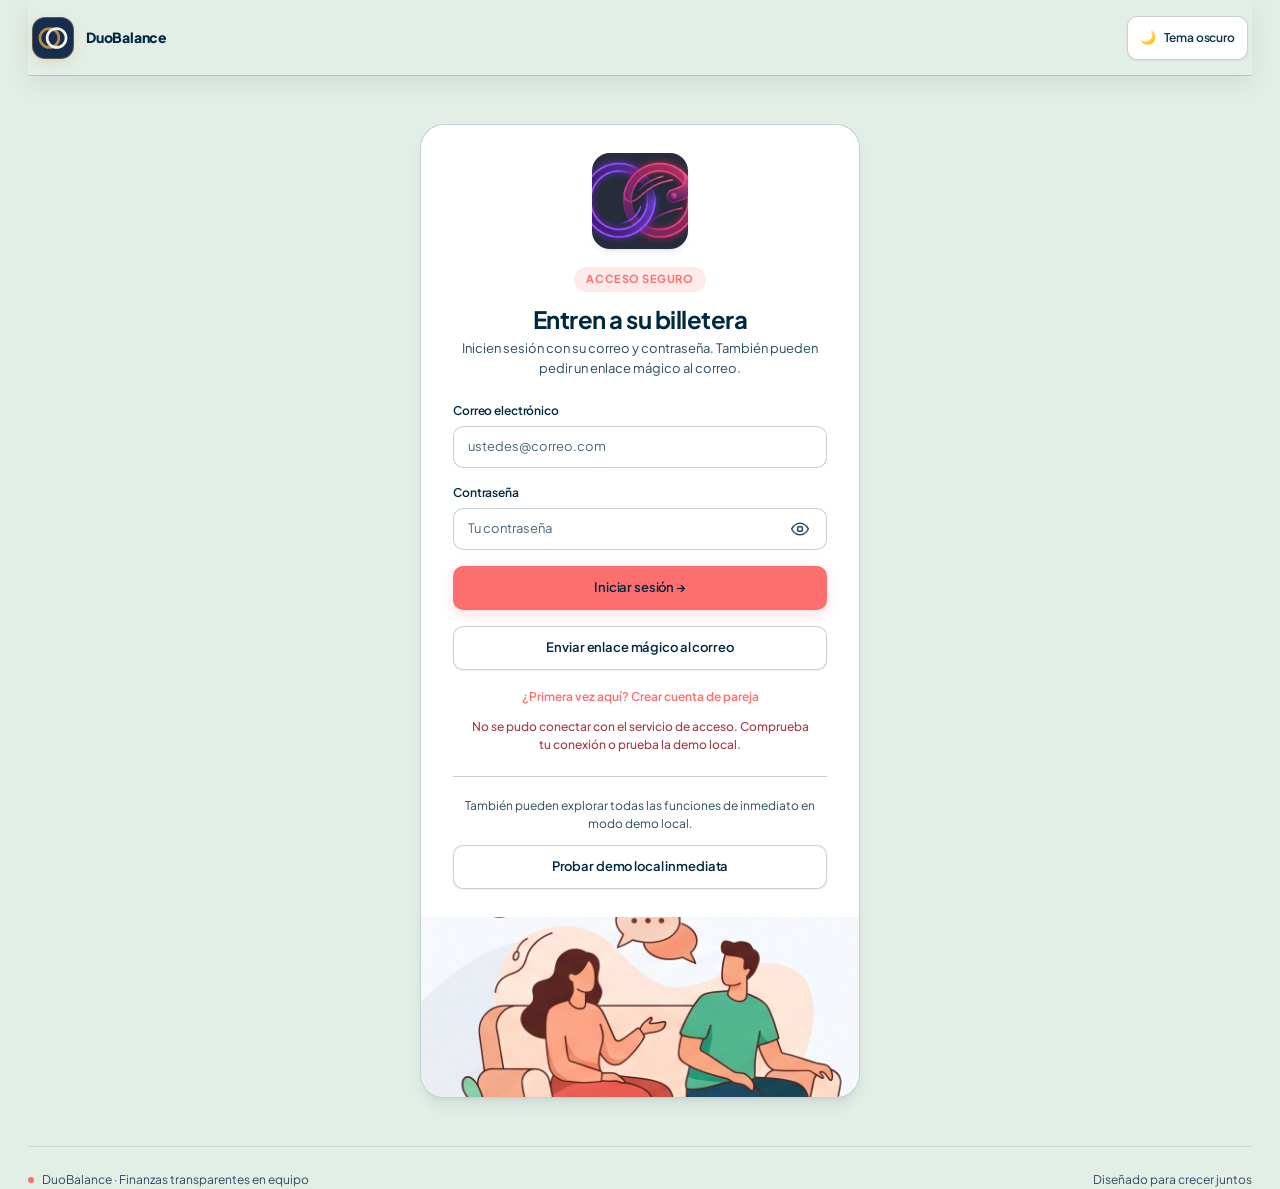
<file: index.html>
<!doctype html>
<html lang="es">
  <head>
    <meta charset="utf-8">
    <meta name="viewport" content="width=device-width, initial-scale=1.0, viewport-fit=cover">
    <meta name="theme-color" content="#172d4d">
    <meta name="description" content="DuoBalance: finanzas compartidas en pareja con gastos, aportes, metas y saldos netos.">
    <meta name="apple-mobile-web-app-capable" content="yes">
    <meta name="apple-mobile-web-app-status-bar-style" content="black-translucent">
    <meta name="apple-mobile-web-app-title" content="DuoBalance">
    <link rel="manifest" href="./manifest.json">
    <link rel="apple-touch-icon" href="./icons/icon-192.png">
    <title>DuoBalance · Finanzas en pareja</title>
    <link rel="preconnect" href="https://fonts.googleapis.com">
    <link rel="preconnect" href="https://fonts.gstatic.com" crossorigin>
    <link href="https://fonts.googleapis.com/css2?family=Plus+Jakarta+Sans:wght@400;500;600;700;800&family=Inter:wght@400;500;600;700&display=swap" rel="stylesheet">
    <link rel="stylesheet" href="styles.css?v=27">
    <script type="module" src="app.js?v=24"></script>
  </head>
  <body>
    <div class="app-layout">
      <header class="topbar">
        <a class="brand" href="#" aria-label="DuoBalance, inicio">
          <span class="brand-mark" aria-hidden="true"><svg viewBox="0 0 40 40" fill="none"><circle cx="16" cy="20" r="10.5" stroke="#B58A45" stroke-width="3"/><circle cx="24" cy="20" r="10.5" stroke="#F4F1EA" stroke-width="3"/></svg></span>
          <span class="brand-text">DuoBalance</span>
        </a>
        <div class="session-controls">
          <button id="theme-toggle" class="button button-light theme-toggle" type="button" aria-pressed="false">
            <span class="theme-icon" aria-hidden="true">☀️</span>
            <span data-theme-label>Tema claro</span>
          </button>
          <div class="dashboard-user-actions" hidden>
            <button class="dashboard-icon-button" type="button" data-dashboard-notifications aria-label="Ver notificaciones">
              <svg viewBox="0 0 24 24" fill="none" stroke="currentColor" stroke-width="1.8" stroke-linecap="round" stroke-linejoin="round" aria-hidden="true"><path d="M18 8a6 6 0 0 0-12 0c0 7-3 7-3 9h18c0-2-3-2-3-9M10 21h4"/></svg>
              <span data-dashboard-notification-count class="dashboard-notification-count" hidden></span>
            </button>
            <button class="dashboard-avatar-button" type="button" data-navigate="view-settings" aria-label="Abrir ajustes de cuenta">
              <span class="dashboard-avatar" data-dashboard-avatar aria-hidden="true">—</span>
            </button>
            <span class="visually-hidden" data-dashboard-user></span>
          </div>
        </div>
      </header>
      <aside id="pwa-install-banner" class="pwa-install-banner" aria-label="Instalar DuoBalance" hidden>
        <div class="pwa-install-copy">
          <strong>Ten DuoBalance a mano</strong>
          <p>Instala la app para abrirla desde tu pantalla de inicio.</p>
          <p class="pwa-install-help" data-pwa-install-help hidden>Toca Compartir y luego “Agregar al inicio”.</p>
        </div>
        <div class="pwa-install-actions">
          <button class="button button-primary button-small" type="button" data-pwa-install>Instalar DuoBalance</button>
          <button class="pwa-install-dismiss" type="button" data-pwa-dismiss aria-label="Cerrar aviso de instalación">×</button>
        </div>
      </aside>

      <section id="config-view" class="panel access-panel" aria-labelledby="config-title" hidden>
        <div class="access-badge">Configuración pendiente</div>
        <h1 id="config-title">Conecten su proyecto</h1>
        <p class="panel-intro">La app necesita la URL y la clave publicable de Supabase. Completen <code>supabase-config.js</code>, ejecuten <code>supabase/schema.sql</code> y sirvan esta carpeta por HTTP para habilitar el acceso compartido.</p>
        <div class="demo-entry">
          <p>¿Solo quieren conocer la app? Prueben la demo local interactiva; no requiere correo ni conexión con Supabase.</p>
          <button class="button button-primary button-full" type="button" data-start-demo>Probar demo local interactiva →</button>
        </div>
      </section>

      <section id="auth-view" class="panel access-panel auth-panel" aria-labelledby="auth-title" hidden>
        <img class="auth-logo" src="img/logo.jpeg" alt="Dúo, finanzas en pareja">
        <div class="access-badge">Acceso seguro</div>
        <h1 id="auth-title">Entren a su billetera</h1>
        <p id="auth-intro" class="panel-intro">Inicien sesión con su correo y contraseña. También pueden pedir un enlace mágico al correo.</p>
        <form id="form-login" class="stacked-form" novalidate>
          <label>
            <span class="label-text">Correo electrónico</span>
            <input id="login-email" name="email" type="email" autocomplete="email" placeholder="ustedes@correo.com" required>
          </label>
          <label id="signup-name-field" hidden>
            <span class="label-text">Tu nombre (opcional)</span>
            <input id="signup-name" name="displayName" type="text" maxlength="40" autocomplete="given-name" placeholder="Ej. Juan o Isa">
          </label>
          <label class="password-field">
            <span class="label-text">Contraseña</span>
            <span class="password-input-wrap">
              <input id="login-password" name="password" type="password" autocomplete="current-password" placeholder="Tu contraseña" required>
              <button class="password-toggle" type="button" data-toggle-password aria-label="Mostrar contraseña" aria-pressed="false">
                <svg data-password-icon viewBox="0 0 24 24" fill="none" stroke="currentColor" stroke-width="1.8" stroke-linecap="round" stroke-linejoin="round" aria-hidden="true">
                  <path d="M2 12s3.5-7 10-7 10 7 10 7-3.5 7-10 7-10-7-10-7Z"></path>
                  <circle cx="12" cy="12" r="3"></circle>
                </svg>
              </button>
            </span>
          </label>
          <button class="button button-primary button-full auth-submit" type="submit" data-auth-submit>
            <span class="button-label">Iniciar sesión <span aria-hidden="true">→</span></span>
            <svg class="button-spinner" viewBox="0 0 24 24" fill="none" aria-hidden="true"><circle cx="12" cy="12" r="9" stroke="currentColor" stroke-opacity=".25" stroke-width="3"></circle><path d="M21 12a9 9 0 0 0-9-9" stroke="currentColor" stroke-width="3" stroke-linecap="round"></path></svg>
          </button>
          <button class="button button-secondary button-full auth-magic" type="button" data-send-magic-link>
            <span class="button-label">Enviar enlace mágico al correo</span>
            <svg class="button-spinner" viewBox="0 0 24 24" fill="none" aria-hidden="true"><circle cx="12" cy="12" r="9" stroke="currentColor" stroke-opacity=".25" stroke-width="3"></circle><path d="M21 12a9 9 0 0 0-9-9" stroke="currentColor" stroke-width="3" stroke-linecap="round"></path></svg>
          </button>
          <button class="auth-mode-toggle" type="button" data-toggle-auth-mode>¿Primera vez aquí? Crear cuenta de pareja</button>
        </form>
        <p id="auth-message" class="form-message auth-message" role="status" aria-live="polite"></p>
        <div class="demo-entry">
          <p>También pueden explorar todas las funciones de inmediato en modo demo local.</p>
          <button class="button button-secondary button-full" type="button" data-start-demo>Probar demo local inmediata</button>
        </div>
        <img class="auth-couple" src="img/pareja.jpg" alt="Pareja conversando y organizando sus finanzas juntos">
      </section>

      <section id="setup-view" class="panel access-panel" aria-labelledby="setup-title" hidden>
        <div class="access-badge">Su espacio compartido</div>
        <h1 id="setup-title">Crear billetera en pareja</h1>
        <p id="setup-message" class="panel-intro">Aún no pertenecen a una billetera compartida. Creen una aquí o pidan a su pareja una invitación por correo.</p>
        <form id="form-wallet" class="stacked-form" novalidate>
          <label>
            <span class="label-text">Nombre de la primera persona</span>
            <input name="miembro1" type="text" maxlength="40" placeholder="Ej. Camila" required>
          </label>
          <label>
            <span class="label-text">Nombre de la segunda persona</span>
            <input name="miembro2" type="text" maxlength="40" placeholder="Ej. Alejandro" required>
          </label>
          <button class="button button-primary button-full" type="submit">Crear billetera <span aria-hidden="true">→</span></button>
        </form>
      </section>

      <main id="dashboard" class="dashboard-layout" hidden>
        <div id="demo-notice" class="demo-notice" role="status" hidden>
          <span class="demo-badge">Modo Demo</span>
          <span>Están usando la demo local en este navegador. Los datos son privados e instantáneos.</span>
          <button class="demo-notice-close" type="button" data-dismiss-demo-notice aria-label="Cerrar aviso de modo demo">×</button>
        </div>
        <div id="notification" class="notification" role="status" aria-live="polite" hidden></div>

        <nav class="navigation-bar" aria-label="Navegación principal">
          <div class="nav-brand">
            <div class="brand-badge" aria-hidden="true"><svg class="nav-brand-logo" viewBox="0 0 40 40" fill="none"><circle cx="16" cy="20" r="10.5" stroke="#B58A45" stroke-width="3"/><circle cx="24" cy="20" r="10.5" stroke="#F4F1EA" stroke-width="3"/></svg></div>
            <div class="brand-text-col">
              <span class="brand-title">DuoBalance</span>
              <span class="brand-subtitle">Finanzas compartidas</span>
            </div>
          </div>
          <div class="nav-items-group" role="tablist" aria-label="Secciones de la app">
            <button id="tab-goals" class="nav-item active" role="tab" aria-selected="true" aria-controls="view-goals" data-target="view-goals">
              <svg class="nav-icon" viewBox="0 0 24 24" fill="none" stroke="currentColor" stroke-width="2" stroke-linecap="round" stroke-linejoin="round" aria-hidden="true"><circle cx="12" cy="12" r="9"/><circle cx="12" cy="12" r="5"/><circle cx="12" cy="12" r="1"/><path d="m16.2 7.8 4.3-4.3"/></svg>
              <span class="nav-label">Metas</span>
            </button>
            <button id="tab-movements" class="nav-item" role="tab" aria-selected="false" aria-controls="view-movements" data-target="view-movements">
              <svg class="nav-icon" viewBox="0 0 24 24" fill="none" stroke="currentColor" stroke-width="2" stroke-linecap="round" stroke-linejoin="round" aria-hidden="true"><rect x="3" y="5" width="18" height="16" rx="3"/><path d="M3 9h18M16 15h.01M7 5V3h11"/></svg>
              <span class="nav-label">Movimientos</span>
            </button>
            <button id="tab-balance" class="nav-item" role="tab" aria-selected="false" aria-controls="view-balance" data-target="view-balance">
              <svg class="nav-icon" viewBox="0 0 24 24" fill="none" stroke="currentColor" stroke-width="2" stroke-linecap="round" stroke-linejoin="round" aria-hidden="true"><rect x="3" y="3" width="8" height="8" rx="2"/><rect x="13" y="3" width="8" height="5" rx="2"/><rect x="13" y="10" width="8" height="11" rx="2"/><rect x="3" y="13" width="8" height="8" rx="2"/></svg>
              <span class="nav-label">Balance</span>
            </button>
            <button id="tab-settings" class="nav-item" role="tab" aria-selected="false" aria-controls="view-settings" data-target="view-settings">
              <svg class="nav-icon" viewBox="0 0 24 24" fill="none" stroke="currentColor" stroke-width="2" stroke-linecap="round" stroke-linejoin="round" aria-hidden="true"><circle cx="12" cy="12" r="3"/><path d="m19.4 15 .1.1 1.4 1.1-1.4 2.4-1.7-.7a8 8 0 0 1-1.5.9l-.3 1.8h-2.8l-.3-1.8a8 8 0 0 1-1.5-.9l-1.7.7-1.4-2.4 1.4-1.1a7 7 0 0 1 0-1.8l-1.4-1.1 1.4-2.4 1.7.7a8 8 0 0 1 1.5-.9l.3-1.8h2.8l.3 1.8a8 8 0 0 1 1.5.9l1.7-.7 1.4 2.4-1.4 1.1a7 7 0 0 1 0 1.8Z"/></svg>
              <span class="nav-label">Ajustes</span>
            </button>
          </div>
          <div class="fab-wrapper">
            <button id="fab-add-expense" class="fab-button" type="button" aria-label="Registrar nuevo gasto o aporte" title="Registrar nuevo gasto o aporte">
              <svg class="fab-icon" viewBox="0 0 24 24" fill="none" stroke="currentColor" stroke-width="2.5" stroke-linecap="round" aria-hidden="true"><path d="M12 5v14M5 12h14"/></svg>
              <span class="fab-label-desktop">Nuevo registro</span>
            </button>
          </div>
          <div class="nav-profile-card">
            <div class="avatar-group" aria-hidden="true"><span class="avatar avatar-1">1</span><span class="avatar avatar-2">2</span></div>
            <div class="profile-info"><span class="profile-name">Billetera de pareja</span><span class="profile-status">Espacio compartido</span></div>
          </div>
        </nav>

        <div class="main-content">
          <section id="view-goals" class="view-panel" role="tabpanel" aria-labelledby="tab-goals" tabindex="0">
            <header class="view-header"><span class="view-eyebrow">AHORRO EN PAREJA</span><h1 class="view-title">Metas de ahorro</h1></header>
            <section class="savings-overview" data-savings-overview aria-label="Resumen de ahorro" hidden>
              <article class="savings-hero-card" aria-labelledby="active-goal-title">
                <img class="savings-hero-cover" data-active-goal-cover alt="" hidden>
                <div class="savings-hero-heading">
                  <div><span class="eyebrow">META PRINCIPAL</span><h2 id="active-goal-title" data-active-goal-title></h2></div>
                  <span class="savings-hero-actions" aria-hidden="true"><span class="savings-hero-icon">🎯</span><span class="goal-edit-indicator">✎</span></span>
                </div>
                <div class="savings-hero-amounts">
                  <strong data-active-goal-total></strong>
                  <span>de <span data-active-goal-target></span></span>
                  <span class="savings-hero-percent" data-active-goal-percent></span>
                </div>
                <div class="savings-segment-track" role="progressbar" data-active-goal-progress aria-valuemin="0" aria-valuemax="100">
                  <span class="savings-segment savings-segment-unattributed" data-goal-segment="unattributed"></span>
                  <span class="savings-segment savings-segment-member-one" data-goal-segment="one"></span>
                  <span class="savings-segment savings-segment-member-two" data-goal-segment="two"></span>
                </div>
                <div class="savings-hero-members">
                  <div><span class="savings-member-dot savings-dot-one" aria-hidden="true"></span><span class="savings-member-info"><span data-goal-member-name="one"></span><small data-goal-member-percent="one"></small></span><strong data-goal-member-amount="one"></strong></div>
                  <div><span class="savings-member-dot savings-dot-two" aria-hidden="true"></span><span class="savings-member-info"><span data-goal-member-name="two"></span><small data-goal-member-percent="two"></small></span><strong data-goal-member-amount="two"></strong></div>
                </div>
                <p class="savings-unattributed-note" data-goal-unattributed hidden></p>
              </article>
              <section class="secondary-goals" aria-labelledby="secondary-goals-title">
                <div class="panel-heading"><div><span class="eyebrow">SUS PLANES</span><h2 id="secondary-goals-title">Otras metas</h2></div></div>
                <div class="goal-selector" data-goal-selector role="group" aria-label="Seleccionar meta"></div>
              </section>
              <section class="monthly-savings-card" aria-labelledby="monthly-savings-title">
                <div class="panel-heading">
                  <div><span class="eyebrow">APORTES DE ESTE MES</span><h2 id="monthly-savings-title">Cada aporte los acerca</h2></div>
                  <div class="monthly-savings-actions"><span class="monthly-savings-date" data-savings-month></span><button class="monthly-quota-edit" type="button" data-open-monthly-quota aria-label="Editar cuotas mensuales" title="Editar cuotas mensuales" hidden>✎</button></div>
                </div>
                <div class="monthly-member-grid">
                  <article class="monthly-member-card"><span data-monthly-member-name="one"></span><strong data-monthly-member-amount="one"></strong><span class="monthly-member-bar"><span data-monthly-member-bar="one"></span></span></article>
                  <article class="monthly-member-card"><span data-monthly-member-name="two"></span><strong data-monthly-member-amount="two"></strong><span class="monthly-member-bar"><span data-monthly-member-bar="two"></span></span></article>
                </div>
                <p class="monthly-quota-note" data-monthly-quota-status>
                  <button class="button button-outline button-small" type="button" data-open-monthly-quota>Configurar cuotas mensuales <span aria-hidden="true">→</span></button>
                </p>
                <p class="monthly-quota-projection" data-monthly-quota-projection hidden></p>
                <div class="tip-card" aria-label="Recomendación de ahorro para la pareja">
                  <span class="tip-sparkle" aria-hidden="true">💡</span>
                  <span id="tip-category" class="eyebrow">UN TIP PARA USTEDES</span>
                  <p id="tip-quote" aria-live="polite">Los pequeños aportes constantes también construyen grandes planes.</p>
                </div>
              </section>
            </section>
            <section class="panel goals-panel" aria-labelledby="goals-title">
              <div class="panel-heading"><div><span class="eyebrow">LO QUE ESTÁN CONSTRUYENDO</span><h2 id="goals-title">Todas sus metas</h2></div><span id="goal-count" class="count-pill">0 metas</span></div>
              <div id="goals-list" class="goals-list"></div>
              <div id="goals-empty" class="empty-state" hidden><div class="empty-icon-wrap" aria-hidden="true"><span class="empty-icon">🎯</span></div><h3>Todo gran sueño empieza con una meta</h3><p>Definan un plan en común y ahorren juntos paso a paso.</p></div>
              <form id="form-meta" class="goal-form" novalidate>
                <div class="form-title"><span class="plus-mark" aria-hidden="true">＋</span><div><h3>Crear una nueva meta</h3><p>Pónganle nombre y objetivo a eso que quieren lograr.</p></div></div>
                <div class="form-grid-2">
                  <label class="form-span-2"><span class="label-text">Nombre de la meta</span><input id="meta-titulo" name="titulo" type="text" minlength="3" maxlength="80" placeholder="Ej. Viaje, fondo de emergencia..." required></label>
                  <label><span class="label-text">¿Cuánto necesitan?</span><div class="input-with-prefix"><span class="input-prefix" aria-hidden="true">$</span><input id="meta-objetivo" name="montoObjetivo" type="number" min="0.01" step="any" inputmode="decimal" placeholder="3.000.000" required></div></label>
                  <label><span class="label-text">Fecha objetivo (opcional)</span><input id="meta-fecha" name="fechaObjetivo" type="date"></label>
                </div>
                <button class="button button-primary button-full" type="submit">Crear meta compartida <span aria-hidden="true">→</span></button>
              </form>
            </section>
            <section class="dashboard-report-totals" aria-label="Totales de la billetera">
              <article class="dashboard-metric-card"><span class="dashboard-card-label">Total ingresos</span><strong id="total-ingresos" class="dashboard-metric-value">—</strong><span class="dashboard-card-note">Aportes registrados</span></article>
              <article class="dashboard-metric-card"><span class="dashboard-card-label">Total gastos</span><strong id="total-gastos" class="dashboard-metric-value">—</strong><span class="dashboard-card-note">Gastos compartidos</span></article>
              <article class="dashboard-metric-card"><span class="dashboard-card-label">Total ahorrado</span><strong id="total-ahorrado" class="dashboard-metric-value is-green">—</strong><span class="dashboard-card-note">Fondos asignados a metas</span></article>
            </section>
          </section>

          <section id="view-balance" class="view-panel" role="tabpanel" aria-labelledby="tab-balance" tabindex="0" hidden>
            <section id="finance-dashboard" class="finance-dashboard" aria-labelledby="dashboard-title">
              <header class="dashboard-appbar">
                <h1 id="dashboard-title">Balance</h1>
              </header>
              <section class="dashboard-hero" aria-labelledby="dashboard-month-title">
                <div class="dashboard-hero-heading">
                  <span class="dashboard-calendar-icon" aria-hidden="true"><svg viewBox="0 0 24 24" fill="none" stroke="currentColor" stroke-width="1.8" stroke-linecap="round" stroke-linejoin="round"><rect x="3" y="5" width="18" height="16" rx="3"/><path d="M16 3v4M8 3v4M3 10h18"/></svg></span>
                  <div><h2 id="dashboard-month-title" data-dashboard-month-title>Tu resumen del mes</h2><p>Estos son tus números del mes en curso</p></div>
                  <div class="dashboard-hero-actions">
                    <button id="btn-toggle-visibility" class="dashboard-icon-button" type="button" data-toggle-balances aria-pressed="false" aria-label="Ocultar saldos"><svg viewBox="0 0 24 24" fill="none" stroke="currentColor" stroke-width="1.8" stroke-linecap="round" stroke-linejoin="round" aria-hidden="true"><path d="M2 12s3.5-7 10-7 10 7 10 7-3.5 7-10 7-10-7-10-7Z"/><circle cx="12" cy="12" r="3"/></svg></button>
                    <button class="dashboard-icon-button" type="button" data-dashboard-report-filter aria-label="Ver movimientos"><svg viewBox="0 0 24 24" fill="none" stroke="currentColor" stroke-width="1.8" stroke-linecap="round" stroke-linejoin="round" aria-hidden="true"><path d="M4 21v-7m0-4V3m8 18v-9m0-4V3m8 18v-5m0-4V3M1 14h6m2-6h6m2 8h6"/></svg></button>
                  </div>
                </div>
              </section>
              <article class="dashboard-metric-card dashboard-balance-card" data-dashboard-fund-card>
                <span class="dashboard-card-label dashboard-balance-badge">Fondo Disponible</span>
                <strong class="dashboard-metric-value is-green" data-dashboard-balance data-dashboard-fund>—</strong>
                <span class="dashboard-card-note">Disponible para gastos del hogar y ahorro</span>
                <button class="button button-outline dashboard-quick-transfer" type="button" data-dashboard-transfer disabled>Transferir a Meta</button>
              </article>
              <section class="dashboard-status-grid" aria-label="Estado de cuentas y movimientos">
                <article class="dashboard-status-card status-savings"><span>Ahorro del mes</span><strong data-dashboard-balance data-dashboard-month-savings>—</strong><span>después de gastos y metas</span></article>
                <article class="dashboard-status-card status-overdue"><span>Vencidos</span><strong data-dashboard-overdue>0</strong><span>sin fechas vencidas</span></article>
                <article class="dashboard-status-card status-paid"><span>Pagados</span><strong data-dashboard-paid>0</strong><span>gastos este mes</span></article>
              </section>
              <section class="dashboard-contributions-grid" aria-label="Aportes de este mes">
                <article class="dashboard-metric-card">
                  <span class="dashboard-card-label" data-dashboard-my-contribution-label>Aportado por ti</span>
                  <strong class="dashboard-metric-value" data-dashboard-balance data-dashboard-my-contribution>—</strong>
                  <span class="dashboard-card-note">Aportes registrados este mes</span>
                </article>
                <article class="dashboard-metric-card">
                  <span class="dashboard-card-label" data-dashboard-partner-contribution-label>Aportado por tu pareja</span>
                  <strong class="dashboard-metric-value" data-dashboard-balance data-dashboard-partner-contribution>—</strong>
                  <span class="dashboard-card-note">Aportes registrados este mes</span>
                </article>
              </section>
              <section class="dashboard-wide-grid" aria-label="Proyección de gastos">
                <article class="dashboard-metric-card dashboard-projection-card">
                  <span class="dashboard-card-label">Proyección a fin de mes</span>
                  <strong class="dashboard-metric-value is-green" data-dashboard-balance data-dashboard-projection>—</strong>
                  <span class="dashboard-card-note" data-dashboard-projection-note>Según el ritmo de gasto actual</span>
                  <span class="dashboard-card-note" data-dashboard-month-caption></span>
                </article>
              </section>
              <section class="dashboard-savings-grid" aria-label="Ahorro compartido">
                <article class="dashboard-metric-card">
                  <span class="dashboard-card-label">Fondo común · total ahorrado</span>
                  <strong class="dashboard-metric-value is-green" data-dashboard-balance data-dashboard-savings>—</strong>
                  <span class="dashboard-card-note">Dinero asignado a sus metas</span>
                </article>
              </section>
              <section class="dashboard-upcoming" aria-labelledby="dashboard-upcoming-title">
                <h2 id="dashboard-upcoming-title"><svg viewBox="0 0 24 24" fill="none" stroke="currentColor" stroke-width="1.8" stroke-linecap="round" stroke-linejoin="round" aria-hidden="true"><circle cx="12" cy="12" r="9"/><path d="M12 7v5l3 2"/></svg>Próximos pagos</h2>
                <p data-dashboard-upcoming>Todo en orden para el próximo mes</p>
                <span class="dashboard-data-note">Los gastos registrados se consideran pagados; todavía no hay pagos programados.</span>
              </section>
            </section>
          </section>

          <section id="view-movements" class="view-panel" role="tabpanel" aria-labelledby="tab-movements" tabindex="0" hidden>
            <header class="view-header"><span class="view-eyebrow">ACTIVIDAD FINANCIERA</span><h1 class="view-title">Movimientos</h1></header>
            <div class="workspace-grid movement-grid">
              <div class="main-column">
                <section class="panel history-panel" aria-labelledby="expenses-title">
                  <div class="panel-heading"><div><span class="eyebrow">GASTOS COMPARTIDOS</span><h2 id="expenses-title">Últimos gastos</h2></div><span id="expense-count" class="count-pill pill-expense">0 gastos</span></div>
                  <div id="expense-list" class="income-list transaction-list"></div>
                  <div id="expense-empty" class="empty-state compact-empty" hidden><div class="empty-icon-wrap empty-coral" aria-hidden="true"><span class="empty-icon">💳</span></div><h3>Aún no hay gastos registrados</h3><p>Los nuevos gastos aparecerán aquí.</p></div>
                </section>
                <section class="panel history-panel" aria-labelledby="income-history-title">
                  <div class="panel-heading"><div><span class="eyebrow">CADA APORTE CUENTA</span><h2 id="income-history-title">Últimos ingresos y aportes</h2></div><span id="income-count" class="count-pill pill-income">0 ingresos</span></div>
                  <div id="income-list" class="income-list transaction-list"></div>
                  <div id="income-empty" class="empty-state compact-empty" hidden><div class="empty-icon-wrap empty-emerald" aria-hidden="true"><span class="empty-icon">↗</span></div><h3>Aún no hay aportes registrados</h3><p>Cuando registren un aporte, aparecerá listado aquí.</p></div>
                </section>
              </div>
            </div>
          </section>

          <section id="view-settings" class="view-panel" role="tabpanel" aria-labelledby="tab-settings" tabindex="0" hidden>
            <header class="view-header"><span class="view-eyebrow">PERSONALIZACIÓN</span><h1 class="view-title">Ajustes</h1></header>
            <section class="panel account-settings-panel" aria-labelledby="account-settings-title">
              <div class="panel-heading"><div><span class="eyebrow">SESIÓN</span><h2 id="account-settings-title">Cuenta y acceso</h2></div></div>
              <p class="panel-intro">Gestionen el acceso a esta billetera desde este dispositivo.</p>
              <div class="account-session-status">
                <span id="session-email" class="topbar-note user-pill" hidden></span>
                <span id="offline-note" class="topbar-note status-pill"><span class="status-dot"></span><span>Espacio privado</span></span>
              </div>
              <button id="logout-button" class="button button-outline" type="button" hidden>Cerrar sesión</button>
            </section>
            <form id="form-nombres" class="panel member-settings-panel" novalidate>
              <div class="panel-heading"><div><span class="eyebrow">IDENTIDAD</span><h2>Nombres de la pareja</h2></div></div>
              <p class="panel-intro">Personalicen los nombres con los que se registrarán todos los movimientos.</p>
              <div class="settings-fields">
                <label><span class="label-text">Persona 1</span><input id="nombre-miembro1-edicion" name="miembro1" type="text" maxlength="40" placeholder="Nombre persona 1" required></label>
                <label><span class="label-text">Persona 2</span><input id="nombre-miembro2-edicion" name="miembro2" type="text" maxlength="40" placeholder="Nombre persona 2" required></label>
                <button class="button button-primary" type="submit">Guardar nombres</button>
              </div>
            </form>
            <section id="invite-panel" class="panel invite-panel" aria-labelledby="invite-title">
              <div class="panel-heading"><div><span class="eyebrow">BILLETERA COMPARTIDA</span><h2 id="invite-title">Invitar a tu pareja</h2></div><span class="form-icon" aria-hidden="true">✉</span></div>
              <p class="panel-intro">Enviaremos un enlace mágico de acceso directo a su correo electrónico.</p>
              <form id="form-invitacion" class="stacked-form" novalidate>
                <label><span class="label-text">Correo de tu pareja</span><input name="email" type="email" autocomplete="email" placeholder="pareja@correo.com" required></label>
                <button class="button button-secondary button-full" type="submit">Enviar invitación por correo</button>
              </form>
              <p id="invite-message" class="form-message" role="status" aria-live="polite"></p>
            </section>
          </section>
        </div>

        <div id="modal-expense" class="modal-overlay" role="dialog" aria-modal="true" aria-labelledby="modal-title" hidden>
          <div class="modal-card">
            <header class="modal-header">
              <div class="modal-tabs" role="tablist" aria-label="Tipo de movimiento">
                <button id="modal-title" type="button" class="modal-tab-btn active" data-modal-tab="gasto" aria-selected="true">Nuevo gasto</button>
                <button type="button" class="modal-tab-btn" data-modal-tab="aporte" aria-selected="false">Nuevo aporte</button>
              </div>
              <button id="modal-close" class="modal-close-btn" type="button" aria-label="Cerrar modal">×</button>
            </header>
            <div id="modal-pane-gasto" class="modal-tab-pane">
              <p class="modal-desc">Se descontará del fondo común y actualizará el saldo disponible.</p>
              <form id="form-gasto" class="stacked-form" novalidate>
                <label><span class="label-text">¿En qué gastaron?</span><input name="descripcion" type="text" minlength="2" maxlength="100" placeholder="Ej. Mercado, cena, servicios..." required></label>
                <label><span class="label-text">Monto del gasto</span><div class="input-with-prefix"><span class="input-prefix" aria-hidden="true">$</span><input name="monto" type="number" min="0.01" step="any" inputmode="decimal" placeholder="0" required></div></label>
                <button class="button button-primary button-full" type="submit">Registrar gasto <span aria-hidden="true">→</span></button>
              </form>
            </div>
            <div id="modal-pane-aporte" class="modal-tab-pane" hidden>
              <p class="modal-desc">Suma fondos al saldo disponible compartido de ambos.</p>
              <form id="form-ingreso" class="stacked-form" novalidate>
                <label><span class="label-text">¿Quién aporta?</span><select id="ingreso-autor" name="autor" required><option value="">Selecciona integrante</option></select></label>
                <label><span class="label-text">Monto a sumar</span><div class="input-with-prefix"><span class="input-prefix" aria-hidden="true">$</span><input name="monto" type="number" min="0.01" step="any" inputmode="decimal" placeholder="0" required></div></label>
                <button class="button button-emerald button-full" type="submit">Agregar al fondo <span aria-hidden="true">→</span></button>
              </form>
            </div>
          </div>
        </div>

        <dialog id="dashboard-transfer-dialog" class="app-dialog" aria-labelledby="transfer-title">
          <form id="form-transfer-goal" class="stacked-form" data-form="abonar-meta" data-transfer-form novalidate>
            <header class="app-dialog-header"><div><span class="eyebrow">FONDO COMPARTIDO</span><h2 id="transfer-title">Transferir a una meta</h2></div><button class="dashboard-icon-button" type="button" data-close-transfer aria-label="Cerrar">×</button></header>
            <p class="panel-intro">El aporte se descontará del fondo disponible y quedará registrado en Movimientos.</p>
            <label><span class="label-text">Meta activa</span><select name="goalId" data-transfer-goal required></select></label>
            <label><span class="label-text">Monto a transferir</span><div class="input-with-prefix"><span class="input-prefix" aria-hidden="true">$</span><input name="montoAbonar" type="number" min="0.01" step="any" inputmode="decimal" data-transfer-amount required></div></label>
            <p class="dashboard-card-note" data-transfer-limit></p>
            <div class="app-dialog-actions"><button class="button button-outline" type="button" data-close-transfer>Cancelar</button><button class="button button-primary" type="submit">Confirmar transferencia</button></div>
          </form>
        </dialog>
        <dialog id="goal-edit-dialog" class="app-dialog goal-edit-dialog" aria-labelledby="goal-edit-title">
          <form id="form-edit-goal" class="stacked-form" data-form="editar-meta" novalidate>
            <header class="app-dialog-header"><div><span class="eyebrow">META COMPARTIDA</span><h2 id="goal-edit-title">Editar meta</h2></div><button class="dashboard-icon-button" type="button" data-close-goal-editor aria-label="Cerrar">×</button></header>
            <label><span class="label-text">Nombre de la meta</span><input name="titulo" type="text" minlength="3" maxlength="80" required></label>
            <label><span class="label-text">Monto objetivo</span><div class="input-with-prefix"><span class="input-prefix" aria-hidden="true">$</span><input name="montoObjetivo" type="number" min="0.01" step="any" inputmode="decimal" required></div></label>
            <label><span class="label-text">Fecha objetivo (opcional)</span><input name="fechaObjetivo" type="date"></label>
            <label class="goal-primary-toggle">
              <input type="checkbox" data-primary-goal>
              <span class="goal-primary-switch" aria-hidden="true"></span>
              <span data-primary-goal-label>Establecer como Meta Principal</span>
            </label>
            <section class="goal-editor-cover" aria-label="Portada de la meta">
              <div class="goal-editor-cover-preview">
                <img data-goal-edit-preview alt="Vista previa de la portada" hidden>
                <span data-goal-edit-cover-placeholder>🎯</span>
              </div>
              <div class="goal-editor-cover-actions">
                <strong>Foto de portada</strong>
                <div class="goal-cover-actions">
                  <button class="button button-outline button-small" type="button" data-change-goal-cover>Seleccionar / Cambiar foto</button>
                  <button class="button button-outline button-small" type="button" data-remove-goal-cover hidden>Quitar foto</button>
                  <input class="visually-hidden" type="file" accept="image/*" data-goal-cover-input aria-label="Seleccionar foto para la portada de la meta">
                </div>
              </div>
            </section>
            <p class="dashboard-card-note" data-goal-editor-progress></p>
            <div class="app-dialog-actions">
              <button class="button button-outline" type="button" data-close-goal-editor>Cancelar</button>
              <button class="button button-primary" type="submit">Guardar cambios</button>
            </div>
          </form>
        </dialog>
        <dialog id="monthly-quota-dialog" class="app-dialog monthly-quota-dialog" aria-labelledby="monthly-quota-title">
          <form id="form-monthly-quota" class="stacked-form" novalidate>
            <header class="app-dialog-header">
              <div><span class="eyebrow">AHORRO EN PAREJA</span><h2 id="monthly-quota-title">Configurar cuotas mensuales</h2></div>
              <button class="dashboard-icon-button" type="button" data-close-monthly-quota aria-label="Cerrar">×</button>
            </header>
            <label><span class="label-text">Cuota mensual de <span data-quota-member-name="one">integrante 1</span></span><div class="input-with-prefix"><span class="input-prefix" aria-hidden="true">$</span><input name="juan" type="text" inputmode="numeric" autocomplete="off" placeholder="300.000" required></div></label>
            <label><span class="label-text">Cuota mensual de <span data-quota-member-name="two">integrante 2</span></span><div class="input-with-prefix"><span class="input-prefix" aria-hidden="true">$</span><input name="isa" type="text" inputmode="numeric" autocomplete="off" placeholder="200.000" required></div></label>
            <p class="monthly-quota-total" aria-live="polite">Total ahorro mensual en pareja: <strong data-monthly-quota-total>$0/mes</strong></p>
            <p class="monthly-quota-error" data-monthly-quota-error role="alert" hidden></p>
            <div class="app-dialog-actions">
              <button class="button button-outline" type="button" data-close-monthly-quota>Cancelar</button>
              <button class="button button-primary" type="submit">Guardar cuotas</button>
            </div>
          </form>
        </dialog>
      </main>

      <footer class="footer"><div class="footer-brand"><span class="footer-dot"></span><span>DuoBalance · Finanzas transparentes en equipo</span></div><span class="footer-copy">Diseñado para crecer juntos</span></footer>
    </div>
  </body>
</html>
</file>
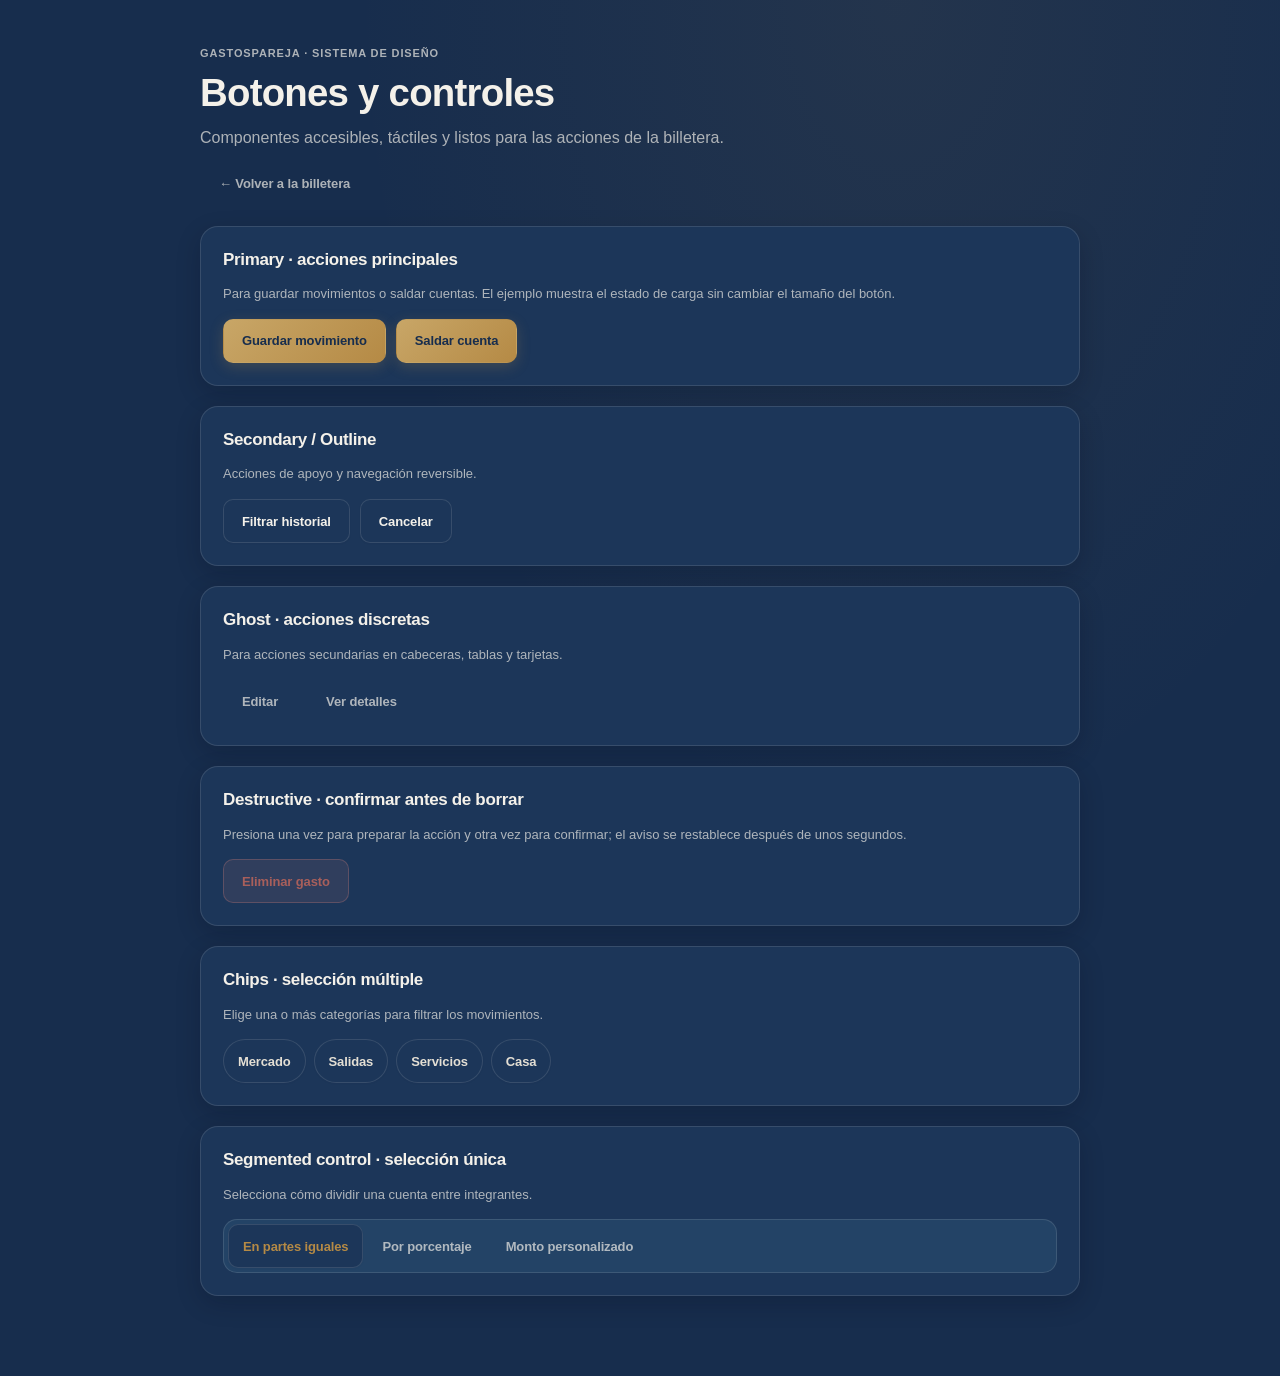
<file: button-catalog.html>
<!doctype html>
<html lang="es">
  <head>
    <meta charset="utf-8">
    <meta name="viewport" content="width=device-width, initial-scale=1">
    <meta name="theme-color" content="#4f46e5">
    <title>Sistema de botones · GastosPareja</title>
    <link rel="stylesheet" href="styles.css?v=8">
  </head>
  <body>
    <main class="button-catalog app-shell">
      <header class="button-catalog-header">
        <p class="eyebrow">GASTOSPAREJA · SISTEMA DE DISEÑO</p>
        <h1>Botones y controles</h1>
        <p>Componentes accesibles, táctiles y listos para las acciones de la billetera.</p>
        <a class="button button-ghost" href="index.html">← Volver a la billetera</a>
      </header>

      <section class="button-example" aria-labelledby="primary-example-title">
        <h2 id="primary-example-title">Primary · acciones principales</h2>
        <p>Para guardar movimientos o saldar cuentas. El ejemplo muestra el estado de carga sin cambiar el tamaño del botón.</p>
        <div class="button-example-row">
          <button class="button button-primary" type="button" data-demo-loading>
            <svg class="button-spinner" viewBox="0 0 24 24" fill="none" aria-hidden="true">
              <circle cx="12" cy="12" r="9" stroke="currentColor" stroke-width="3" opacity=".25"></circle>
              <path d="M21 12a9 9 0 0 0-9-9" stroke="currentColor" stroke-width="3" stroke-linecap="round"></path>
            </svg>
            <span class="button-label">Guardar movimiento</span>
          </button>
          <button class="button button-primary" type="button">Saldar cuenta</button>
        </div>
      </section>

      <section class="button-example" aria-labelledby="secondary-example-title">
        <h2 id="secondary-example-title">Secondary / Outline</h2>
        <p>Acciones de apoyo y navegación reversible.</p>
        <div class="button-example-row">
          <button class="button button-secondary" type="button" data-demo-filter>Filtrar historial</button>
          <button class="button button-outline" type="button">Cancelar</button>
        </div>
      </section>

      <section class="button-example" aria-labelledby="ghost-example-title">
        <h2 id="ghost-example-title">Ghost · acciones discretas</h2>
        <p>Para acciones secundarias en cabeceras, tablas y tarjetas.</p>
        <div class="button-example-row">
          <button class="button button-ghost" type="button">Editar</button>
          <button class="button button-ghost" type="button">Ver detalles</button>
        </div>
      </section>

      <section class="button-example" aria-labelledby="destructive-example-title">
        <h2 id="destructive-example-title">Destructive · confirmar antes de borrar</h2>
        <p>Presiona una vez para preparar la acción y otra vez para confirmar; el aviso se restablece después de unos segundos.</p>
        <div class="button-example-row">
          <button class="button button-destructive" type="button" data-demo-delete>
            <span class="button-label">Eliminar gasto</span>
          </button>
        </div>
      </section>

      <section class="button-example" aria-labelledby="chips-example-title">
        <h2 id="chips-example-title">Chips · selección múltiple</h2>
        <p>Elige una o más categorías para filtrar los movimientos.</p>
        <div class="chip-group" role="group" aria-label="Filtrar por categorías">
          <button class="button button-chip" type="button" aria-pressed="false">Mercado</button>
          <button class="button button-chip" type="button" aria-pressed="false">Salidas</button>
          <button class="button button-chip" type="button" aria-pressed="false">Servicios</button>
          <button class="button button-chip" type="button" aria-pressed="false">Casa</button>
        </div>
      </section>

      <section class="button-example" aria-labelledby="segmented-example-title">
        <h2 id="segmented-example-title">Segmented control · selección única</h2>
        <p>Selecciona cómo dividir una cuenta entre integrantes.</p>
        <div class="segmented-control" role="radiogroup" aria-label="Método de división">
          <button class="button" type="button" role="radio" aria-checked="true" tabindex="0">En partes iguales</button>
          <button class="button" type="button" role="radio" aria-checked="false" tabindex="-1">Por porcentaje</button>
          <button class="button" type="button" role="radio" aria-checked="false" tabindex="-1">Monto personalizado</button>
        </div>
      </section>

      <p class="button-catalog-status" role="status" aria-live="polite"></p>
    </main>

    <script>
      const catalog = document.querySelector(".button-catalog");
      const status = document.querySelector(".button-catalog-status");
      let confirmationTimer;

      catalog.addEventListener("click", (event) => {
        const button = event.target.closest("button");
        if (!button) return;

        if (button.matches("[data-demo-loading]")) {
          button.disabled = true;
          button.classList.add("state-loading");
          status.textContent = "Guardando movimiento…";
          window.setTimeout(() => {
            button.disabled = false;
            button.classList.remove("state-loading");
            status.textContent = "Movimiento guardado (demostración).";
          }, 1200);
          return;
        }

        if (button.matches("[data-demo-filter]")) {
          status.textContent = "Los filtros se aplican al historial en la pantalla de movimientos.";
          return;
        }

        if (button.matches("[data-demo-delete]")) {
          if (button.dataset.confirmState === "warning") {
            window.clearTimeout(confirmationTimer);
            button.removeAttribute("data-confirm-state");
            button.querySelector(".button-label").textContent = "Eliminar gasto";
            status.textContent = "El gasto se eliminaría aquí (demostración).";
          } else {
            button.dataset.confirmState = "warning";
            button.querySelector(".button-label").textContent = "¿Confirmar eliminación?";
            status.textContent = "Presiona de nuevo para confirmar.";
            window.clearTimeout(confirmationTimer);
            confirmationTimer = window.setTimeout(() => {
              button.removeAttribute("data-confirm-state");
              button.querySelector(".button-label").textContent = "Eliminar gasto";
              status.textContent = "La confirmación expiró.";
            }, 4000);
          }
          return;
        }

        if (button.matches(".button-chip")) {
          button.setAttribute("aria-pressed", String(button.getAttribute("aria-pressed") !== "true"));
          return;
        }

        if (button.matches('[role="radio"]')) {
          const options = [...button.parentElement.querySelectorAll('[role="radio"]')];
          options.forEach((option) => {
            const selected = option === button;
            option.setAttribute("aria-checked", String(selected));
            option.tabIndex = selected ? 0 : -1;
          });
        }
      });

      catalog.addEventListener("keydown", (event) => {
        if (!event.target.matches('.segmented-control [role="radio"]')) return;
        if (!["ArrowLeft", "ArrowRight"].includes(event.key)) return;

        event.preventDefault();
        const options = [...event.target.parentElement.querySelectorAll('[role="radio"]')];
        const currentIndex = options.indexOf(event.target);
        const offset = event.key === "ArrowRight" ? 1 : -1;
        const nextOption = options[(currentIndex + offset + options.length) % options.length];
        nextOption.focus();
        nextOption.click();
      });
    </script>
  </body>
</html>
</file>
<file: styles.css>
/* ==========================================================================
   DESIGN SYSTEM & CSS VARIABLES (:root)
   Modern Fintech / Splitwise inspired shared wallet design system
   ========================================================================== */

:root {
  color-scheme: light;

  /* Primary Brand: Electric Violet / Indigo */
  --primary: #4f46e5;
  --primary-hover: #4338ca;
  --primary-active: #3730a3;
  --primary-light: #eef2ff;
  --primary-border: #c7d2fe;
  --primary-gradient: linear-gradient(135deg, #6366f1 0%, #4f46e5 100%);
  --primary-glow: rgba(99, 102, 241, 0.22);

  /* Positive / Success / Income: Emerald Green */
  --emerald: #10b981;
  --emerald-dark: #059669;
  --emerald-light: #ecfdf5;
  --emerald-border: #a7f3d0;
  --emerald-gradient: linear-gradient(135deg, #10b981 0%, #059669 100%);
  --emerald-glow: rgba(16, 185, 129, 0.2);

  /* Danger / Debts / Expense: Soft Coral & Crimson */
  --coral: #f43f5e;
  --coral-dark: #e11d48;
  --coral-light: #fff1f2;
  --coral-border: #fecdd3;
  --coral-gradient: linear-gradient(135deg, #fb7185 0%, #e11d48 100%);
  --coral-glow: rgba(244, 63, 94, 0.2);

  /* Amber / Attention / Goals: Warm Amber */
  --amber: #f59e0b;
  --amber-dark: #d97706;
  --amber-light: #fef3c7;
  --amber-border: #fde68a;

  /* Purple / Savings: Royal Violet */
  --violet: #8b5cf6;
  --violet-dark: #7c3aed;
  --violet-light: #f5f3ff;
  --violet-border: #ddd6fe;

  /* Neutral Surface & Backgrounds */
  --bg-app: #f8fafc;
  --bg-surface: #ffffff;
  --bg-subtle: #f1f5f9;
  --bg-muted: #e2e8f0;

  /* Typography Colors */
  --text-main: #0f172a;
  --text-body: #334155;
  --text-muted: #64748b;
  --text-light: #94a3b8;
  --text-inverse: #ffffff;

  /* Borders & Dividers */
  --border-subtle: #f1f5f9;
  --border-color: #e2e8f0;
  --border-hover: #cbd5e1;
  --border-focus: #4f46e5;

  /* Typography Scale */
  --font-family: 'Plus Jakarta Sans', 'Inter', -apple-system, BlinkMacSystemFont, 'Segoe UI', Roboto, sans-serif;
  --font-display: 'Plus Jakarta Sans', 'Inter', sans-serif;

  --text-2xs: 0.6875rem; /* 11px */
  --text-xs: 0.75rem;    /* 12px */
  --text-sm: 0.8125rem;  /* 13px */
  --text-base: 0.875rem; /* 14px */
  --text-md: 0.9375rem;  /* 15px */
  --text-lg: 1.0625rem;  /* 17px */
  --text-xl: 1.25rem;    /* 20px */
  --text-2xl: 1.5rem;    /* 24px */
  --text-3xl: 1.875rem;  /* 30px */

  --font-normal: 400;
  --font-medium: 500;
  --font-semibold: 600;
  --font-bold: 700;
  --font-extrabold: 800;

  /* Border Radii */
  --radius-xs: 6px;
  --radius-sm: 10px;
  --radius-md: 14px;
  --radius-lg: 18px;
  --radius-xl: 24px;
  --radius-full: 9999px;

  /* Shadows */
  --shadow-xs: 0 1px 2px 0 rgba(15, 23, 42, 0.04);
  --shadow-sm: 0 1px 3px 0 rgba(15, 23, 42, 0.06), 0 1px 2px -1px rgba(15, 23, 42, 0.04);
  --shadow-md: 0 4px 6px -1px rgba(15, 23, 42, 0.07), 0 2px 4px -2px rgba(15, 23, 42, 0.05);
  --shadow-lg: 0 10px 15px -3px rgba(15, 23, 42, 0.08), 0 4px 6px -4px rgba(15, 23, 42, 0.04);
  --shadow-card: 0 2px 8px -2px rgba(15, 23, 42, 0.05), 0 1px 3px 0 rgba(15, 23, 42, 0.03);
  --shadow-card-hover: 0 10px 22px -4px rgba(15, 23, 42, 0.08), 0 4px 8px -2px rgba(15, 23, 42, 0.04);

  /* Transitions */
  --transition-fast: 0.15s cubic-bezier(0.4, 0, 0.2, 1);
  --transition-normal: 0.25s cubic-bezier(0.4, 0, 0.2, 1);
  --transition-smooth: 0.35s cubic-bezier(0.16, 1, 0.3, 1);

  /* Legacy variable fallbacks */
  --ink: var(--text-main);
  --muted: var(--text-muted);
  --green: var(--emerald);
  --green-dark: var(--emerald-dark);
  --green-soft: var(--emerald-light);
  --red: var(--coral);
  --line: var(--border-color);
  --paper: var(--bg-app);
  --white: var(--bg-surface);
  --shadow: var(--shadow-card);
  --surface-border: var(--border-color);
  --soft-text: var(--text-body);
  --button-light-text: var(--text-body);
  --button-light-bg: var(--bg-surface);
  --button-light-border: var(--border-color);
}

/* ==========================================================================
   ALTERNATIVE THEME: ROSA (Pastel Pink / Berry)
   ========================================================================== */

:root[data-theme="rosa"] {
  --primary: #db2777;
  --primary-hover: #be185d;
  --primary-active: #9d174d;
  --primary-light: #fdf2f8;
  --primary-border: #fbcfe8;
  --primary-gradient: linear-gradient(135deg, #f472b6 0%, #db2777 100%);
  --primary-glow: rgba(219, 39, 119, 0.25);

  --emerald: #059669;
  --emerald-dark: #047857;
  --emerald-light: #ecfdf5;
  --emerald-border: #a7f3d0;
  --emerald-gradient: linear-gradient(135deg, #34d399 0%, #059669 100%);

  --coral: #e11d48;
  --coral-dark: #be123c;
  --coral-light: #fff1f2;
  --coral-border: #fecdd3;
  --coral-gradient: linear-gradient(135deg, #fb7185 0%, #e11d48 100%);

  --bg-app: #fff7fa;
  --bg-surface: #ffffff;
  --bg-subtle: #fdf2f8;
  --bg-muted: #fce7f3;

  --text-main: #3b1129;
  --text-body: #592543;
  --text-muted: #8c5a77;
  --text-light: #b385a0;

  --border-subtle: #fdf2f8;
  --border-color: #fbcfe8;
  --border-hover: #f9a8d4;
  --border-focus: #db2777;

  --shadow-card: 0 2px 10px -2px rgba(219, 39, 119, 0.07);
  --shadow-card-hover: 0 12px 24px -4px rgba(219, 39, 119, 0.12);

  --ink: var(--text-main);
  --muted: var(--text-muted);
  --green: var(--primary);
  --green-dark: var(--primary-hover);
  --green-soft: var(--primary-light);
  --red: var(--coral);
  --line: var(--border-color);
  --paper: var(--bg-app);
}

/* ==========================================================================
   BASE RESET & TYPOGRAPHY
   ========================================================================== */

*, *::before, *::after {
  box-sizing: border-box;
}

html {
  font-family: var(--font-family);
  font-size: 16px;
  line-height: 1.5;
  background-color: var(--bg-app);
  -webkit-text-size-adjust: 100%;
  -webkit-tap-highlight-color: transparent;
  scroll-behavior: smooth;
}

body {
  min-width: 320px;
  min-height: 100vh;
  margin: 0;
  color: var(--text-body);
  background-color: var(--bg-app);
  background-image:
    radial-gradient(ellipse at 8% 10%, rgba(99, 102, 241, 0.05) 0%, transparent 45%),
    radial-gradient(ellipse at 92% 40%, rgba(16, 185, 129, 0.04) 0%, transparent 40%);
  background-repeat: no-repeat;
  background-attachment: fixed;
  font-family: var(--font-family);
  font-synthesis: none;
  text-rendering: optimizeLegibility;
  -webkit-font-smoothing: antialiased;
  -moz-osx-font-smoothing: grayscale;
}

h1, h2, h3, h4, h5, h6 {
  margin-top: 0;
  color: var(--text-main);
  font-family: var(--font-display);
  font-weight: var(--font-bold);
  line-height: 1.25;
  letter-spacing: -0.02em;
}

p {
  margin-top: 0;
  margin-bottom: 0.75rem;
}

p:last-child {
  margin-bottom: 0;
}

a {
  color: var(--primary);
  text-decoration: none;
  transition: color var(--transition-fast);
}

a:hover {
  color: var(--primary-hover);
}

button, input, select, textarea {
  font-family: inherit;
  font-size: inherit;
  line-height: inherit;
}

/* ==========================================================================
   LAYOUT SHELL
   ========================================================================== */

.app-shell {
  width: min(1160px, calc(100% - 40px));
  margin: 0 auto;
  padding-bottom: 40px;
}

@media (max-width: 640px) {
  .app-shell {
    width: calc(100% - 24px);
    padding-bottom: 24px;
  }
}

/* ==========================================================================
   TOPBAR & HEADER
   ========================================================================== */

.topbar {
  display: flex;
  align-items: center;
  justify-content: space-between;
  gap: 16px;
  height: 72px;
  padding: 0 4px;
  border-bottom: 1px solid var(--border-color);
  background: rgba(255, 255, 255, 0.85);
  backdrop-filter: blur(14px);
  -webkit-backdrop-filter: blur(14px);
  position: sticky;
  top: 0;
  z-index: 40;
}

:root[data-theme="rosa"] .topbar {
  background: rgba(255, 247, 250, 0.88);
}

.brand {
  display: inline-flex;
  align-items: center;
  gap: 12px;
  color: var(--text-main);
  font-family: var(--font-display);
  font-size: var(--text-base);
  font-weight: var(--font-extrabold);
  letter-spacing: -0.015em;
  text-decoration: none;
  transition: opacity var(--transition-fast);
}

.brand:hover {
  opacity: 0.9;
}

.brand-mark {
  display: grid;
  place-items: center;
  width: 36px;
  height: 36px;
  border-radius: var(--radius-sm);
  color: var(--text-inverse);
  background: var(--primary-gradient);
  box-shadow: 0 4px 10px var(--primary-glow);
  flex-shrink: 0;
}

.brand-text {
  display: inline-flex;
  gap: 4px;
}

.brand-highlight {
  color: var(--primary);
  font-weight: var(--font-medium);
}

.session-controls {
  display: flex;
  align-items: center;
  gap: 10px;
}

.topbar-note {
  display: inline-flex;
  align-items: center;
  gap: 8px;
  color: var(--text-muted);
  font-size: var(--text-xs);
  font-weight: var(--font-medium);
}

.status-pill {
  padding: 5px 12px;
  border-radius: var(--radius-full);
  background: var(--bg-subtle);
  border: 1px solid var(--border-color);
}

.status-dot {
  width: 8px;
  height: 8px;
  border-radius: 50%;
  background-color: var(--emerald);
  box-shadow: 0 0 0 2px var(--emerald-light);
  flex-shrink: 0;
  animation: pulse-dot 2.5s infinite ease-in-out;
}

@keyframes pulse-dot {
  0%, 100% { transform: scale(1); opacity: 1; }
  50% { transform: scale(1.15); opacity: 0.75; }
}

.user-pill {
  padding: 5px 12px;
  border-radius: var(--radius-full);
  background: var(--primary-light);
  color: var(--primary);
  font-weight: var(--font-semibold);
  border: 1px solid var(--primary-border);
}

.theme-toggle {
  display: inline-flex;
  align-items: center;
  gap: 6px;
  white-space: nowrap;
}

.theme-icon {
  font-size: 13px;
}

/* ==========================================================================
   BUTTONS & MICROINTERACTIONS
   ========================================================================== */

.button {
  display: inline-flex;
  align-items: center;
  justify-content: center;
  gap: 8px;
  min-width: 44px;
  min-height: 44px;
  padding: 0 18px;
  border: 1px solid transparent;
  border-radius: var(--radius-sm);
  font-family: var(--font-family);
  font-size: var(--text-sm);
  font-weight: var(--font-semibold);
  letter-spacing: -0.01em;
  cursor: pointer;
  user-select: none;
  transition: all var(--transition-fast);
  white-space: nowrap;
}

.button:hover {
  transform: translateY(-1.5px);
}

.button:active {
  transform: scale(0.97);
}

.button:focus-visible {
  outline: none;
  box-shadow: 0 0 0 3px var(--bg-surface), 0 0 0 6px var(--border-focus);
}

.button-primary {
  color: #172d4d;
  background: var(--primary-gradient);
  box-shadow: 0 4px 14px var(--primary-glow);
}

.button-primary:hover {
  color: #172d4d;
  box-shadow: 0 6px 20px var(--primary-glow);
  filter: brightness(1.05);
}

.button-secondary,
.button-outline,
.button-dark {
  color: var(--text-main);
  background: var(--bg-surface);
  border: 1px solid var(--border-color);
  box-shadow: var(--shadow-xs);
}

.button-secondary:hover,
.button-outline:hover,
.button-dark:hover {
  background: var(--bg-subtle);
  border-color: var(--border-hover);
  color: var(--text-main);
}

.button-emerald {
  color: #172d4d;
  background: var(--primary-gradient);
  box-shadow: 0 4px 14px var(--primary-glow);
}

.button-emerald:hover {
  color: #172d4d;
  box-shadow: 0 6px 20px var(--primary-glow);
  filter: brightness(1.05);
}

.button-danger {
  color: #172d4d;
  background: var(--coral-gradient);
  box-shadow: 0 4px 14px var(--coral-glow);
}

.button-danger:hover {
  color: #172d4d;
  box-shadow: 0 6px 20px var(--coral-glow);
  filter: brightness(1.05);
}

.button-light {
  min-height: 44px;
  min-width: 44px;
  padding: 0 12px;
  font-size: var(--text-xs);
  color: var(--text-body);
  background: var(--bg-surface);
  border: 1px solid var(--border-color);
  box-shadow: var(--shadow-xs);
}

.button-light:hover {
  background: var(--bg-subtle);
  border-color: var(--border-hover);
  color: var(--text-main);
}

.button-small {
  min-height: 44px;
  min-width: 44px;
  padding: 0 12px;
  border-radius: var(--radius-xs);
  font-size: var(--text-xs);
}

.button-full {
  width: 100%;
}

.button:disabled {
  opacity: 0.6;
  cursor: not-allowed;
  transform: none !important;
  box-shadow: none !important;
}

.button-ghost {
  color: var(--text-muted);
  background: transparent;
  border-color: transparent;
  box-shadow: none;
}

.button-ghost:hover {
  color: var(--primary);
  background: var(--primary-light);
  border-color: transparent;
  box-shadow: none;
}

.button-destructive {
  color: var(--coral-dark);
  background: var(--coral-light);
  border-color: var(--coral-border);
  box-shadow: none;
}

.button-destructive:hover,
.button-destructive[data-confirm-state="warning"] {
  color: var(--text-inverse);
  background: var(--coral-gradient);
  border-color: transparent;
  box-shadow: 0 4px 14px var(--coral-glow);
}

.button-icon {
  padding: 0;
}

.button-spinner {
  display: none;
  width: 18px;
  height: 18px;
  flex: 0 0 18px;
  animation: button-spin 0.75s linear infinite;
}

.state-loading {
  position: relative;
  pointer-events: none;
  cursor: wait;
}

.state-loading .button-spinner {
  display: block;
  position: absolute;
  inset: 0;
  margin: auto;
}

.state-loading .button-label {
  visibility: hidden;
}

@keyframes button-spin {
  to { transform: rotate(360deg); }
}

.segmented-control {
  display: inline-flex;
  width: 100%;
  max-width: 100%;
  min-width: 0;
  gap: 4px;
  overflow-x: auto;
  padding: 4px;
  border: 1px solid var(--border-color);
  border-radius: var(--radius-md);
  background: var(--bg-subtle);
}

.segmented-control .button {
  flex: 0 0 auto;
  white-space: nowrap;
  min-height: 44px;
  padding-inline: 14px;
  border-color: transparent;
  border-radius: var(--radius-sm);
  color: var(--text-muted);
  background: transparent;
  box-shadow: none;
}

.segmented-control .button[aria-checked="true"],
.segmented-control .button[aria-pressed="true"] {
  color: var(--primary);
  border-color: var(--border-color);
  background: var(--bg-surface);
  box-shadow: var(--shadow-xs);
}

.segmented-control .button:hover {
  color: var(--primary);
  background: var(--bg-surface);
  border-color: var(--border-subtle);
  box-shadow: var(--shadow-xs);
}

.chip-group {
  display: flex;
  flex-wrap: wrap;
  gap: 8px;
}

.button-chip {
  min-width: 44px;
  min-height: 44px;
  padding-inline: 14px;
  border: 1px solid var(--border-color);
  border-radius: var(--radius-full);
  color: var(--text-body);
  background: var(--bg-surface);
  box-shadow: var(--shadow-xs);
}

.button-chip:hover {
  border-color: var(--primary-border);
  color: var(--primary);
  background: var(--primary-light);
}

.button-chip[aria-pressed="true"] {
  border-color: var(--primary);
  color: #172d4d;
  background: var(--primary-gradient);
  box-shadow: 0 3px 10px var(--primary-glow);
}

.button-label,
.button-spinner {
  pointer-events: none;
}

.icon-button {
  display: grid;
  place-items: center;
  width: 44px;
  height: 44px;
  min-width: 44px;
  min-height: 44px;
  padding: 0;
  border: 1px solid transparent;
  border-radius: var(--radius-sm);
  color: var(--text-muted);
  background: transparent;
  cursor: pointer;
  transition: all var(--transition-fast);
}

.icon-button:hover {
  color: var(--coral);
  background: var(--coral-light);
  border-color: var(--coral-border);
}

.icon-button:active {
  transform: scale(0.97);
}

.button:focus-visible,
.icon-button:focus-visible {
  outline: 3px solid var(--border-focus);
  outline-offset: 3px;
}

.delete-expense-button .delete-confirm-label {
  display: none;
}

.delete-expense-button[data-confirm-state="warning"],
.delete-expense-button[data-confirm-state="loading"] {
  width: auto;
  padding-inline: 12px;
  gap: 7px;
}

.delete-expense-button[data-confirm-state="warning"] .delete-confirm-label,
.delete-expense-button[data-confirm-state="loading"] .delete-confirm-label {
  display: inline;
}

/* ==========================================================================
   INPUTS & FORMS
   ========================================================================== */

label {
  display: grid;
  gap: 6px;
  text-align: left;
}

.label-text {
  color: var(--text-main);
  font-size: var(--text-xs);
  font-weight: var(--font-semibold);
  letter-spacing: -0.01em;
}

input, select {
  width: 100%;
  min-height: 42px;
  padding: 8px 14px;
  border: 1px solid var(--border-color);
  border-radius: var(--radius-sm);
  color: var(--text-main);
  background: var(--bg-surface);
  font-size: var(--text-sm);
  font-family: inherit;
  transition: border-color var(--transition-fast), box-shadow var(--transition-fast), background-color var(--transition-fast);
}

input:hover, select:hover {
  border-color: var(--border-hover);
}

input:focus, select:focus {
  outline: none;
  border-color: var(--border-focus);
  box-shadow: 0 0 0 3px var(--primary-glow);
  background: var(--bg-surface);
}

input::placeholder {
  color: var(--text-light);
}

.input-with-prefix {
  position: relative;
  display: flex;
  align-items: center;
}

.input-prefix {
  position: absolute;
  left: 14px;
  color: var(--text-muted);
  font-weight: var(--font-bold);
  font-size: var(--text-base);
  pointer-events: none;
}

.input-with-prefix input {
  padding-left: 28px;
}

.stacked-form {
  display: grid;
  gap: 16px;
}

.form-grid-2 {
  display: grid;
  grid-template-columns: 1fr 1fr;
  gap: 14px;
}

.form-span-2 {
  grid-column: 1 / -1;
}

@media (max-width: 580px) {
  .form-grid-2 {
    grid-template-columns: 1fr;
  }
}

.form-message {
  min-height: 18px;
  margin: 10px 0 0;
  color: var(--emerald-dark);
  font-size: var(--text-xs);
  line-height: 1.5;
}

.auth-message {
  padding: 0 12px;
  border-radius: var(--radius-sm);
}

.auth-message.is-success {
  padding: 10px 12px;
  color: var(--emerald-dark);
  background: var(--emerald-light);
}

.auth-message.is-loading {
  color: var(--text-muted);
}

.error-text {
  color: var(--coral-dark) !important;
  font-weight: var(--font-medium);
}

/* ==========================================================================
   CONTAINERS & PANELS
   ========================================================================== */

.panel {
  padding: 24px;
  border: 1px solid var(--border-color);
  border-radius: var(--radius-lg);
  background: var(--bg-surface);
  box-shadow: var(--shadow-card);
  transition: box-shadow var(--transition-normal);
}

.panel:hover {
  box-shadow: var(--shadow-card-hover);
}

.eyebrow {
  display: inline-block;
  margin-bottom: 6px;
  color: var(--primary);
  font-size: var(--text-2xs);
  font-weight: var(--font-bold);
  letter-spacing: 0.08em;
  text-transform: uppercase;
}

:root[data-theme="rosa"] .eyebrow {
  color: var(--primary);
}

.section-heading, .panel-heading {
  display: flex;
  align-items: flex-start;
  justify-content: space-between;
  gap: 14px;
  margin-bottom: 20px;
}

.panel-heading h2, .section-heading h2 {
  margin: 0;
  font-size: var(--text-xl);
  font-weight: var(--font-bold);
  letter-spacing: -0.02em;
}

.panel-intro {
  margin: -6px 0 18px;
  color: var(--text-muted);
  font-size: var(--text-sm);
  line-height: 1.55;
}

.count-pill {
  display: inline-flex;
  align-items: center;
  padding: 4px 10px;
  border-radius: var(--radius-full);
  background: var(--bg-subtle);
  border: 1px solid var(--border-color);
  color: var(--text-muted);
  font-size: var(--text-2xs);
  font-weight: var(--font-semibold);
  white-space: nowrap;
}

.pill-expense {
  background: var(--coral-light);
  border-color: var(--coral-border);
  color: var(--coral-dark);
}

.pill-income {
  background: var(--emerald-light);
  border-color: var(--emerald-border);
  color: var(--emerald-dark);
}

.privacy-label {
  display: inline-flex;
  align-items: center;
  gap: 7px;
  padding: 6px 12px;
  border: 1px solid var(--border-color);
  border-radius: var(--radius-full);
  background: var(--bg-surface);
  color: var(--text-muted);
  font-size: var(--text-xs);
  font-weight: var(--font-medium);
  box-shadow: var(--shadow-xs);
}

.privacy-dot {
  width: 7px;
  height: 7px;
  border-radius: 50%;
  background: var(--emerald);
}

/* ==========================================================================
   ACCESS / ONBOARDING PANELS (Login, Setup, Config)
   ========================================================================== */

.access-panel {
  position: relative;
  max-width: 440px;
  margin: 48px auto;
  padding: 36px 32px;
  text-align: center;
  border-radius: var(--radius-xl);
  box-shadow: var(--shadow-lg);
  border: 1px solid rgba(226, 232, 240, 0.8);
}

.auth-panel {
  padding-top: 28px;
}

.password-input-wrap {
  position: relative;
  display: block;
}

.password-input-wrap input {
  padding-right: 48px;
}

.password-toggle {
  position: absolute;
  top: 50%;
  right: 12px;
  display: grid;
  width: 30px;
  height: 30px;
  padding: 5px;
  place-items: center;
  color: var(--text-muted);
  background: transparent;
  border: 0;
  border-radius: var(--radius-sm);
  cursor: pointer;
  transform: translateY(-50%);
}

.password-toggle:hover {
  color: var(--text-main);
  background: var(--bg-subtle);
}

.password-toggle svg {
  width: 20px;
  height: 20px;
}

.auth-submit,
.auth-magic {
  position: relative;
}

.auth-submit.state-loading .button-spinner,
.auth-magic.state-loading .button-spinner {
  position: static;
  inset: auto;
  margin: 0;
}

.auth-submit.state-loading .button-label,
.auth-magic.state-loading .button-label {
  visibility: visible;
}

.auth-submit.state-loading,
.auth-magic.state-loading {
  display: inline-flex;
  align-items: center;
  justify-content: center;
  gap: 10px;
}

.auth-mode-toggle {
  justify-self: center;
  padding: 2px 6px;
  color: var(--primary);
  background: transparent;
  border: 0;
  font: inherit;
  font-size: var(--text-xs);
  font-weight: var(--font-semibold);
  cursor: pointer;
}

.auth-mode-toggle:hover {
  color: var(--primary-hover);
  text-decoration: underline;
}

.auth-mode-toggle:disabled {
  opacity: 0.6;
  cursor: wait;
}

.access-badge {
  display: inline-block;
  padding: 4px 12px;
  margin-bottom: 12px;
  border-radius: var(--radius-full);
  background: var(--primary-light);
  color: var(--primary);
  font-size: var(--text-2xs);
  font-weight: var(--font-bold);
  letter-spacing: 0.05em;
  text-transform: uppercase;
}

.access-panel h1 {
  font-size: var(--text-2xl);
  margin-bottom: 10px;
}

.access-panel .panel-intro {
  margin-bottom: 24px;
  font-size: var(--text-sm);
}

.auth-logo {
  display: block;
  width: 96px;
  height: 96px;
  margin: 0 auto 16px;
  border-radius: var(--radius-lg);
  object-fit: cover;
  box-shadow: var(--shadow-md);
}

.auth-couple {
  display: block;
  width: calc(100% + 64px);
  height: 180px;
  margin: 28px -32px -36px;
  border-bottom-left-radius: var(--radius-xl);
  border-bottom-right-radius: var(--radius-xl);
  object-fit: cover;
  object-position: center 30%;
}

.demo-entry {
  margin-top: 22px;
  padding-top: 20px;
  border-top: 1px solid var(--border-color);
  text-align: center;
}

.demo-entry p {
  color: var(--text-muted);
  font-size: var(--text-xs);
  margin-bottom: 12px;
}

.demo-notice {
  position: relative;
  display: flex;
  align-items: center;
  gap: 10px;
  margin: 12px 0;
  padding: 8px 42px 8px 14px;
  border: 1px solid var(--amber-border);
  border-radius: var(--radius-md);
  color: #78350f;
  background: #fffbeb;
  font-size: var(--text-sm);
  box-shadow: var(--shadow-xs);
  max-height: 120px;
  overflow: hidden;
  opacity: 1;
  transform: translateY(0);
  transition: opacity 220ms ease, transform 220ms ease, max-height 220ms ease, margin 220ms ease, padding 220ms ease;
}

.demo-notice.is-dismissing {
  max-height: 0;
  margin-top: 0;
  margin-bottom: 0;
  padding-top: 0;
  padding-bottom: 0;
  opacity: 0;
  transform: translateY(-6px);
}

.demo-notice-close {
  position: absolute;
  top: 50%;
  right: 8px;
  display: grid;
  width: 28px;
  height: 28px;
  place-items: center;
  padding: 0;
  border: 0;
  border-radius: var(--radius-full);
  color: inherit;
  background: transparent;
  font: inherit;
  line-height: 1;
  cursor: pointer;
  transform: translateY(-50%);
}

.demo-notice-close:hover,
.demo-notice-close:focus-visible {
  background: rgba(120, 53, 15, 0.1);
}

.demo-notice-close:focus-visible {
  outline: 2px solid currentColor;
  outline-offset: 1px;
}

.demo-badge {
  display: inline-block;
  padding: 2px 8px;
  border-radius: var(--radius-full);
  background: var(--amber);
  color: #fff;
  font-size: var(--text-2xs);
  font-weight: var(--font-bold);
  text-transform: uppercase;
}

/* ==========================================================================
   WELCOME HERO BANNER
   ========================================================================== */

.welcome {
  position: relative;
  display: flex;
  align-items: center;
  justify-content: space-between;
  gap: 20px;
  overflow: hidden;
  margin: 24px 0 28px;
  padding: 34px 44px;
  border: 1px solid var(--border-color);
  border-radius: var(--radius-xl);
  background: linear-gradient(135deg, #ffffff 0%, var(--bg-subtle) 100%);
  box-shadow: var(--shadow-card);
}

.welcome-content {
  position: relative;
  z-index: 2;
  max-width: 520px;
}

.welcome h1 {
  margin: 0;
  font-size: clamp(26px, 3.4vw, 36px);
  font-weight: var(--font-extrabold);
  line-height: 1.18;
  letter-spacing: -0.03em;
}

.welcome-gradient-text {
  background: var(--primary-gradient);
  -webkit-background-clip: text;
  -webkit-text-fill-color: transparent;
}

.welcome-copy {
  margin: 12px 0 0;
  color: var(--text-muted);
  font-size: var(--text-base);
  line-height: 1.5;
}

.welcome-art {
  position: relative;
  width: 200px;
  height: 140px;
  flex-shrink: 0;
}

.art-coin {
  position: absolute;
  display: grid;
  place-items: center;
  border-radius: 50%;
  font-weight: var(--font-bold);
  box-shadow: 0 8px 18px rgba(0, 0, 0, 0.08);
}

.coin-one {
  top: 15px;
  right: 65px;
  width: 48px;
  height: 48px;
  background: linear-gradient(135deg, #fef08a, #f59e0b);
  color: #78350f;
  font-size: 20px;
  border: 2px solid #ffffff;
}

.coin-two {
  top: 60px;
  right: 25px;
  width: 38px;
  height: 38px;
  background: linear-gradient(135deg, #bbf7d0, #10b981);
  color: #064e3b;
  font-size: 16px;
  border: 2px solid #ffffff;
}

.art-plant {
  position: absolute;
  bottom: 10px;
  right: 110px;
  font-size: 32px;
}

/* ==========================================================================
   METRIC SUMMARY CARDS (Balance Hero & Indicators)
   ========================================================================== */

.summary-section {
  margin-bottom: 32px;
}

.summary-grid {
  display: grid;
  grid-template-columns: 1.25fr 1fr 1fr 1fr;
  gap: 16px;
}

.summary-card {
  display: flex;
  flex-direction: column;
  justify-content: space-between;
  padding: 22px;
  border: 1px solid var(--border-color);
  border-radius: var(--radius-lg);
  background: var(--bg-surface);
  box-shadow: var(--shadow-card);
  cursor: pointer;
  transition: transform var(--transition-fast), box-shadow var(--transition-fast);
}

.summary-card:hover {
  transform: translateY(-2px);
  box-shadow: var(--shadow-card-hover);
}

.balance-card {
  background: linear-gradient(135deg, #f5f7ff 0%, #ffffff 100%);
  border-color: var(--primary-border);
  box-shadow: 0 4px 16px rgba(79, 70, 229, 0.08);
}

:root[data-theme="rosa"] .balance-card {
  background: linear-gradient(135deg, #fff5f9 0%, #ffffff 100%);
  border-color: var(--primary-border);
}

.card-label {
  display: flex;
  align-items: center;
  gap: 10px;
  color: var(--text-muted);
  font-size: var(--text-xs);
  font-weight: var(--font-semibold);
  letter-spacing: -0.01em;
}

.metric-icon {
  display: grid;
  place-items: center;
  width: 32px;
  height: 32px;
  border-radius: var(--radius-sm);
  flex-shrink: 0;
}

.available-icon {
  color: var(--primary);
  background: var(--primary-light);
}

.income-icon {
  color: var(--emerald-dark);
  background: var(--emerald-light);
}

.expense-summary-icon {
  color: var(--coral-dark);
  background: var(--coral-light);
}

.saved-icon {
  color: var(--violet-dark);
  background: var(--violet-light);
}

.card-chip {
  margin-left: auto;
  padding: 3px 8px;
  border-radius: var(--radius-full);
  font-size: var(--text-2xs);
  font-weight: var(--font-bold);
  text-transform: uppercase;
}

.chip-positive {
  background: var(--emerald-light);
  color: var(--emerald-dark);
}

.metric-value {
  margin: 14px 0 4px;
  color: var(--text-main);
  font-family: var(--font-display);
  font-size: clamp(22px, 2.4vw, 28px);
  font-weight: var(--font-extrabold);
  letter-spacing: -0.03em;
  line-height: 1.15;
}

.balance-card .metric-value {
  color: var(--primary);
}

:root[data-theme="rosa"] .balance-card .metric-value {
  color: var(--primary);
}

.metric-caption {
  margin: 0;
  color: var(--text-light);
  font-size: var(--text-2xs);
}

/* ==========================================================================
   SPLITWISE-STYLE MEMBER BALANCE & WHO OWES WHOM
   ========================================================================== */

.member-summary {
  margin-top: 18px;
  padding: 20px 24px;
  border: 1px solid var(--border-color);
  border-radius: var(--radius-lg);
  background: var(--bg-surface);
  box-shadow: var(--shadow-card);
}

.member-summary-top {
  margin-bottom: 16px;
}

.member-summary-title-wrap {
  display: flex;
  align-items: center;
  justify-content: space-between;
  gap: 12px;
  margin-bottom: 4px;
}

.member-summary-title {
  color: var(--text-main);
  font-family: var(--font-display);
  font-size: var(--text-sm);
  font-weight: var(--font-bold);
  letter-spacing: -0.01em;
}

.member-summary-desc {
  margin: 0;
  color: var(--text-muted);
  font-size: var(--text-xs);
}

/* Dynamic Split Status Badges */
.badge {
  display: inline-flex;
  align-items: center;
  gap: 6px;
  padding: 4px 12px;
  border-radius: var(--radius-full);
  font-size: var(--text-xs);
  font-weight: var(--font-bold);
  letter-spacing: -0.01em;
}

.badge-balanced {
  background: var(--emerald-light);
  color: var(--emerald-dark);
  border: 1px solid var(--emerald-border);
}

.badge-lead {
  background: var(--primary-light);
  color: var(--primary);
  border: 1px solid var(--primary-border);
}

.badge-neutral {
  background: var(--bg-subtle);
  color: var(--text-muted);
  border: 1px solid var(--border-color);
}

/* Proportional Split Progress Bar */
.split-progress-wrap {
  display: flex;
  height: 8px;
  margin-bottom: 16px;
  overflow: hidden;
  border-radius: var(--radius-full);
  background: var(--bg-muted);
}

.split-fill {
  height: 100%;
  transition: width 0.4s cubic-bezier(0.16, 1, 0.3, 1);
}

.split-m1 {
  background: var(--primary-gradient);
}

.split-m2 {
  background: linear-gradient(135deg, #10b981 0%, #059669 100%);
}

:root[data-theme="rosa"] .split-m1 {
  background: var(--primary-gradient);
}

:root[data-theme="rosa"] .split-m2 {
  background: linear-gradient(135deg, #f59e0b 0%, #d97706 100%);
}

.member-cards-row {
  display: grid;
  grid-template-columns: 1fr 1fr;
  gap: 16px;
}

.member-card-item {
  display: flex;
  align-items: center;
  gap: 14px;
  padding: 14px 18px;
  border: 1px solid var(--border-color);
  border-radius: var(--radius-md);
  background: var(--bg-subtle);
  transition: background var(--transition-fast), border-color var(--transition-fast);
}

.member-card-item:hover {
  background: var(--bg-surface);
  border-color: var(--border-hover);
}

.member-avatar {
  display: grid;
  place-items: center;
  width: 40px;
  height: 40px;
  border-radius: 50%;
  font-weight: var(--font-extrabold);
  font-size: var(--text-sm);
  flex-shrink: 0;
  box-shadow: var(--shadow-xs);
}

.avatar-one {
  background: var(--primary-light);
  color: var(--primary);
  border: 2px solid var(--primary-border);
}

.avatar-two {
  background: var(--emerald-light);
  color: var(--emerald-dark);
  border: 2px solid var(--emerald-border);
}

:root[data-theme="rosa"] .avatar-two {
  background: var(--amber-light);
  color: var(--amber-dark);
  border: 2px solid var(--amber-border);
}

.member-details {
  display: flex;
  flex-direction: column;
  min-width: 0;
}

.member-name {
  color: var(--text-main);
  font-weight: var(--font-bold);
  font-size: var(--text-sm);
  white-space: nowrap;
  overflow: hidden;
  text-overflow: ellipsis;
}

.member-share {
  color: var(--text-muted);
  font-size: var(--text-2xs);
}

.member-amount-col {
  margin-left: auto;
  text-align: right;
  flex-shrink: 0;
}

.member-amount {
  display: block;
  color: var(--text-main);
  font-family: var(--font-display);
  font-size: var(--text-base);
  font-weight: var(--font-extrabold);
  letter-spacing: -0.01em;
}

.member-substatus {
  display: block;
  color: var(--text-muted);
  font-size: var(--text-2xs);
  font-weight: var(--font-medium);
}

/* Name Customization Settings Form */
.member-settings {
  display: flex;
  flex-direction: column;
  gap: 12px;
  margin-top: 14px;
  padding: 16px 20px;
  border: 1px dashed var(--border-color);
  border-radius: var(--radius-md);
  background: rgba(255, 255, 255, 0.6);
}

.settings-title-wrap {
  display: flex;
  align-items: center;
  justify-content: space-between;
  gap: 10px;
  flex-wrap: wrap;
}

.settings-title {
  color: var(--text-main);
  font-size: var(--text-xs);
  font-weight: var(--font-bold);
}

.settings-caption {
  color: var(--text-light);
  font-size: var(--text-2xs);
}

.settings-fields {
  display: flex;
  align-items: flex-end;
  gap: 12px;
}

.settings-fields label {
  flex: 1;
}

.settings-fields input {
  min-height: 38px;
}

.settings-fields .button {
  min-height: 38px;
  flex-shrink: 0;
}

@media (max-width: 680px) {
  .member-cards-row {
    grid-template-columns: 1fr;
  }
  .settings-fields {
    flex-direction: column;
    align-items: stretch;
  }
}

/* ==========================================================================
   WORKSPACE GRID (Main column & Sticky Action Column)
   ========================================================================== */

.workspace-grid {
  display: grid;
  grid-template-columns: minmax(0, 1.42fr) minmax(310px, 0.85fr);
  align-items: start;
  gap: 24px;
}

.main-column, .side-column {
  display: grid;
  gap: 24px;
}

.side-column {
  position: sticky;
  top: 90px;
}

/* ==========================================================================
   SAVINGS GOALS PANEL & CARDS
   ========================================================================== */

.goals-list {
  display: grid;
  gap: 14px;
}

.goal-card {
  min-width: 0;
  padding: 18px 20px;
  border: 1px solid var(--border-color);
  border-radius: var(--radius-md);
  background: var(--bg-surface);
  box-shadow: var(--shadow-sm);
  transition: transform var(--transition-fast), box-shadow var(--transition-fast);
}

.goal-card:hover {
  transform: translateY(-2px);
  box-shadow: var(--shadow-card-hover);
}

.goal-card:active,
.goal-selector-card:active,
.savings-hero-card:active {
  transform: scale(0.99);
}

.goal-card:focus-visible,
.goal-selector-card:focus-visible,
.savings-hero-card:focus-visible {
  outline: 2px solid var(--border-focus);
  outline-offset: 3px;
}

.goal-edit-indicator {
  display: inline-grid;
  width: 25px;
  height: 25px;
  flex: 0 0 auto;
  place-items: center;
  border: 1px solid var(--border-color);
  border-radius: 50%;
  color: var(--text-muted);
  background: var(--bg-subtle);
  font-size: 15px;
  line-height: 1;
}

.goal-topline .goal-edit-indicator {
  margin-left: auto;
}

.goal-complete-card {
  border-color: var(--emerald-border);
  background: linear-gradient(135deg, #f0fdf4 0%, #ffffff 100%);
}

.goal-topline {
  display: flex;
  align-items: flex-start;
  justify-content: space-between;
  gap: 12px;
}

.goal-title-wrap {
  display: flex;
  align-items: center;
  gap: 12px;
  min-width: 0;
}

.goal-symbol {
  display: grid;
  place-items: center;
  width: 38px;
  height: 38px;
  border-radius: var(--radius-sm);
  background: var(--primary-light);
  font-size: 18px;
  flex-shrink: 0;
}

.goal-heading-group {
  min-width: 0;
}

.goal-title {
  margin: 0;
  color: var(--text-main);
  font-size: var(--text-base);
  font-weight: var(--font-bold);
  white-space: nowrap;
  overflow: hidden;
  text-overflow: ellipsis;
}

.goal-deadline {
  margin: 2px 0 0;
  color: var(--text-muted);
  font-size: var(--text-2xs);
}

.goal-deadline.overdue {
  color: var(--coral);
  font-weight: var(--font-bold);
}

.goal-progress-badge {
  padding: 3px 9px;
  border-radius: var(--radius-full);
  background: var(--primary-light);
  color: var(--primary);
  font-size: var(--text-xs);
  font-weight: var(--font-bold);
  flex-shrink: 0;
}

.goal-complete {
  padding: 3px 9px;
  border-radius: var(--radius-full);
  background: var(--emerald-light);
  color: var(--emerald-dark);
  border: 1px solid var(--emerald-border);
  font-size: var(--text-xs);
  font-weight: var(--font-bold);
  flex-shrink: 0;
}

.goal-moneyline {
  display: flex;
  align-items: center;
  justify-content: space-between;
  gap: 10px;
  margin: 14px 0 8px;
  color: var(--text-muted);
  font-size: var(--text-xs);
}

.goal-moneyline strong {
  color: var(--text-main);
  font-weight: var(--font-bold);
}

.goal-target-total {
  color: var(--text-light);
}

.progress-track {
  position: relative;
  height: 10px;
  overflow: hidden;
  border-radius: var(--radius-full);
  background: var(--bg-muted);
}

.progress-fill {
  height: 100%;
  border-radius: inherit;
  background: var(--primary-gradient);
  transition: width 0.4s cubic-bezier(0.16, 1, 0.3, 1);
}

.progress-fill-complete {
  background: var(--emerald-gradient) !important;
}

.goal-bottomline {
  display: flex;
  align-items: center;
  justify-content: space-between;
  gap: 12px;
  margin-top: 14px;
}

.goal-percent {
  color: var(--text-muted);
  font-size: var(--text-xs);
  font-weight: var(--font-medium);
}

.contribute-form {
  display: flex;
  align-items: center;
  gap: 8px;
}

.contribute-input-wrap {
  width: 120px;
}

.contribute-input-wrap input {
  min-height: 34px;
  padding: 4px 10px 4px 22px;
  font-size: var(--text-xs);
}

.contribute-input-wrap .input-prefix {
  font-size: var(--text-xs);
  left: 8px;
}

.goal-actions {
  display: flex;
  align-items: center;
  gap: 8px;
  margin-top: 14px;
  padding-top: 12px;
  border-top: 1px solid var(--border-subtle);
}

.goal-delete-button:hover {
  color: var(--coral) !important;
  border-color: var(--coral-border) !important;
  background: var(--coral-light) !important;
}

.goal-form {
  margin-top: 24px;
  padding-top: 22px;
  border-top: 1px solid var(--border-color);
}

.form-title {
  display: flex;
  align-items: center;
  gap: 12px;
  margin-bottom: 16px;
}

.form-title h3 {
  margin: 0;
  font-size: var(--text-md);
  font-weight: var(--font-bold);
}

.form-title p {
  margin: 2px 0 0;
  color: var(--text-muted);
  font-size: var(--text-xs);
}

.plus-mark, .form-icon {
  display: grid;
  place-items: center;
  width: 36px;
  height: 36px;
  border-radius: var(--radius-sm);
  color: var(--primary);
  background: var(--primary-light);
  font-weight: var(--font-bold);
  font-size: 18px;
  flex-shrink: 0;
}

.income-form-icon {
  color: var(--emerald-dark);
  background: var(--emerald-light);
}

.expense-icon {
  color: var(--coral-dark);
  background: var(--coral-light);
}

/* ==========================================================================
   TRANSACTIONS LIST (Expenses & Incomes)
   Splitwise-inspired transaction cards
   ========================================================================== */

.transaction-list {
  display: grid;
  gap: 10px;
}

.transaction-card {
  display: flex;
  align-items: center;
  gap: 14px;
  padding: 14px 18px;
  border: 1px solid var(--border-color);
  border-radius: var(--radius-md);
  background: var(--bg-surface);
  box-shadow: var(--shadow-xs);
  transition: transform var(--transition-fast), border-color var(--transition-fast), box-shadow var(--transition-fast);
}

.transaction-card:hover {
  transform: translateY(-1.5px);
  border-color: var(--border-hover);
  box-shadow: var(--shadow-sm);
}

.transaction-icon {
  display: grid;
  place-items: center;
  width: 44px;
  height: 44px;
  border-radius: var(--radius-md);
  flex-shrink: 0;
}

.category-emoji {
  font-size: 20px;
  line-height: 1;
}

/* Category Color Coding */
.cat-food { background: #ffedd5; color: #c2410c; }
.cat-transport { background: #e0f2fe; color: #0369a1; }
.cat-home { background: #e0e7ff; color: #4338ca; }
.cat-leisure { background: #fce7f3; color: #be185d; }
.cat-travel { background: #ccfbf1; color: #0f766e; }
.cat-health { background: #fee2e2; color: #b91c1c; }
.cat-shopping { background: #ede9fe; color: #6d28d9; }
.cat-general { background: #f1f5f9; color: #475569; }
.cat-income { background: var(--emerald-light); color: var(--emerald-dark); }

.income-icon-bg {
  background: var(--emerald-light);
  color: var(--emerald-dark);
}

.income-arrow {
  font-size: 20px;
  font-weight: var(--font-extrabold);
}

.transaction-details {
  display: flex;
  flex-direction: column;
  gap: 3px;
  min-width: 0;
  flex: 1;
}

.transaction-top {
  display: flex;
  align-items: center;
  gap: 8px;
  min-width: 0;
}

.transaction-name {
  margin: 0;
  color: var(--text-main);
  font-size: var(--text-sm);
  font-weight: var(--font-bold);
  white-space: nowrap;
  overflow: hidden;
  text-overflow: ellipsis;
}

.transaction-category-chip {
  display: inline-block;
  padding: 2px 7px;
  border-radius: var(--radius-xs);
  font-size: var(--text-2xs);
  font-weight: var(--font-semibold);
  white-space: nowrap;
}

.transaction-sub {
  display: flex;
  align-items: center;
  gap: 6px;
  color: var(--text-muted);
  font-size: var(--text-xs);
  flex-wrap: wrap;
}

.transaction-author {
  display: inline-flex;
  align-items: center;
  gap: 5px;
}

.author-avatar-dot {
  width: 6px;
  height: 6px;
  border-radius: 50%;
  background: var(--primary);
}

.author-avatar-dot.income-dot {
  background: var(--emerald);
}

.meta-separator {
  color: var(--text-light);
}

.transaction-time {
  color: var(--text-light);
}

.transaction-amount-col {
  display: flex;
  align-items: center;
  gap: 10px;
  margin-left: auto;
  text-align: right;
  flex-shrink: 0;
}

.expense-amount {
  color: var(--coral-dark);
  font-family: var(--font-display);
  font-size: var(--text-base);
  font-weight: var(--font-extrabold);
  letter-spacing: -0.01em;
  white-space: nowrap;
}

.income-amount {
  color: var(--emerald-dark);
  font-family: var(--font-display);
  font-size: var(--text-base);
  font-weight: var(--font-extrabold);
  letter-spacing: -0.01em;
  white-space: nowrap;
}

.goal-transfer-amount {
  color: var(--primary);
  font-family: var(--font-display);
  font-size: var(--text-base);
  font-weight: var(--font-extrabold);
  letter-spacing: -0.01em;
  white-space: nowrap;
}

.transaction-badge {
  display: inline-block;
  padding: 2px 6px;
  border-radius: var(--radius-xs);
  font-size: var(--text-2xs);
  font-weight: var(--font-semibold);
}

.badge-debt {
  background: var(--coral-light);
  color: var(--coral-dark);
}

.delete-income-button {
  color: var(--text-light);
}

.delete-income-button:hover {
  color: var(--coral);
  background: var(--coral-light);
}

/* ==========================================================================
   TIP CARD
   ========================================================================== */

.tip-card {
  position: relative;
  overflow: hidden;
  padding: 22px;
  border: 1px solid var(--amber-border);
  border-radius: var(--radius-lg);
  background: linear-gradient(135deg, #fffbeb 0%, #fef3c7 100%);
  box-shadow: var(--shadow-sm);
}

.tip-card .eyebrow {
  color: #b45309;
}

.tip-sparkle {
  position: absolute;
  top: 14px;
  right: 18px;
  font-size: 26px;
}

#tip-quote {
  margin: 8px 0 0;
  color: #78350f;
  font-size: var(--text-sm);
  font-weight: var(--font-medium);
  line-height: 1.6;
  font-style: italic;
}

/* ==========================================================================
   EMPTY STATES
   ========================================================================== */

.empty-state {
  display: flex;
  flex-direction: column;
  align-items: center;
  justify-content: center;
  text-align: center;
  padding: 36px 20px;
}

.compact-empty {
  padding: 24px 16px;
}

.empty-icon-wrap {
  display: grid;
  place-items: center;
  width: 52px;
  height: 52px;
  margin-bottom: 14px;
  border-radius: var(--radius-md);
  background: var(--primary-light);
  box-shadow: var(--shadow-xs);
}

.empty-emerald {
  background: var(--emerald-light) !important;
}

.empty-coral {
  background: var(--coral-light) !important;
}

.empty-icon {
  font-size: 24px;
}

.empty-state h3 {
  margin: 0 0 6px;
  font-size: var(--text-base);
  font-weight: var(--font-bold);
}

.empty-state p {
  max-width: 340px;
  margin: 0;
  color: var(--text-muted);
  font-size: var(--text-xs);
  line-height: 1.5;
}

/* ==========================================================================
   NOTIFICATION TOAST
   ========================================================================== */

.notification {
  position: sticky;
  top: 86px;
  z-index: 45;
  display: flex;
  align-items: center;
  margin: -10px auto 20px;
  max-width: 540px;
  padding: 12px 20px;
  border-radius: var(--radius-md);
  background: var(--emerald-dark);
  color: #ffffff;
  font-size: var(--text-sm);
  font-weight: var(--font-semibold);
  box-shadow: var(--shadow-lg);
  animation: slide-in-down 0.3s cubic-bezier(0.16, 1, 0.3, 1);
}

.notification.error {
  background: var(--coral-dark);
}

@keyframes slide-in-down {
  from {
    transform: translateY(-16px);
    opacity: 0;
  }
  to {
    transform: translateY(0);
    opacity: 1;
  }
}

/* ==========================================================================
   FOOTER
   ========================================================================== */

.footer {
  display: flex;
  align-items: center;
  justify-content: space-between;
  margin-top: 48px;
  padding-top: 24px;
  border-top: 1px solid var(--border-color);
  color: var(--text-light);
  font-size: var(--text-xs);
}

.footer-brand {
  display: inline-flex;
  align-items: center;
  gap: 8px;
  color: var(--text-muted);
}

.footer-dot {
  width: 6px;
  height: 6px;
  border-radius: 50%;
  background: var(--primary);
}

/* ==========================================================================
   ACCESSIBILITY & UTILITIES
   ========================================================================== */

.visually-hidden {
  position: absolute !important;
  width: 1px !important;
  height: 1px !important;
  padding: 0 !important;
  margin: -1px !important;
  overflow: hidden !important;
  clip: rect(0, 0, 0, 0) !important;
  white-space: nowrap !important;
  border: 0 !important;
}

[hidden] {
  display: none !important;
}

/* ==========================================================================
   RESPONSIVE MEDIA QUERIES (Mobile-First Breakdown)
   ========================================================================== */

@media (max-width: 960px) {
  .summary-grid {
    grid-template-columns: repeat(2, minmax(0, 1fr));
  }
  .balance-card {
    grid-column: 1 / -1;
  }
  .workspace-grid {
    grid-template-columns: minmax(0, 1fr);
  }
  .workspace-grid > *,
  .workspace-grid .main-column,
  .workspace-grid .side-column {
    min-width: 0;
  }
  .movement-grid .history-panel {
    width: 100%;
    min-width: 0;
  }
  .side-column {
    position: static;
    grid-template-columns: repeat(2, minmax(0, 1fr));
  }
  .income-panel, .expense-panel {
    height: 100%;
  }
  .invite-panel, .tip-card {
    grid-column: 1 / -1;
  }
}

@media (max-width: 680px) {
  .transaction-card {
    display: grid;
    grid-template-columns: 44px minmax(0, 1fr);
    align-items: center;
    gap: 10px 12px;
    min-width: 0;
  }
  .transaction-details {
    min-width: 0;
  }
  .transaction-top {
    min-width: 0;
  }
  .transaction-name {
    flex: 1 1 auto;
    min-width: 0;
  }
  .transaction-amount-col {
    grid-column: 1 / -1;
    justify-content: flex-end;
    flex-wrap: wrap;
    gap: 6px;
    min-width: 0;
    max-width: 100%;
    margin-left: 0;
  }
  .side-column {
    grid-template-columns: 1fr;
  }
  .welcome {
    padding: 24px 20px;
    flex-direction: column;
    align-items: flex-start;
  }
  .welcome-art {
    display: none;
  }
  .summary-grid {
    grid-template-columns: 1fr;
  }
  .topbar {
    height: 64px;
  }
  .status-pill {
    display: none;
  }
  .footer {
    flex-direction: column;
    gap: 8px;
    text-align: center;
  }
}

.button-catalog {
  display: grid;
  gap: 20px;
  max-width: 880px;
  padding-top: 40px;
}

.button-catalog-header h1 {
  margin: 0 0 8px;
  font-size: clamp(1.7rem, 5vw, 2.4rem);
}

.button-catalog-header p,
.button-example p {
  color: var(--text-muted);
  line-height: 1.6;
}

.button-example {
  display: grid;
  gap: 14px;
  padding: 22px;
  border: 1px solid var(--border-color);
  border-radius: var(--radius-lg);
  background: var(--bg-surface);
  box-shadow: var(--shadow-card);
}

.button-example h2 {
  margin: 0;
  font-size: var(--text-lg);
}

.button-example p {
  margin: 0;
  font-size: var(--text-sm);
}

.button-example-row {
  display: flex;
  flex-wrap: wrap;
  align-items: center;
  gap: 10px;
}

.button-catalog .button-destructive:not(:hover):not([data-confirm-state="warning"]) {
  color: var(--coral-dark);
  background: var(--coral-light);
  border-color: var(--coral-border);
}

.button-catalog .button-ghost.button-destructive {
  color: var(--coral-dark);
}

.delete-expense-button {
  color: var(--coral-dark);
  background: var(--coral-light);
  border-color: var(--coral-border);
}

.delete-expense-button:hover,
.delete-expense-button[data-confirm-state="warning"] {
  color: var(--text-inverse);
  background: var(--coral-gradient);
  border-color: transparent;
}

.button-catalog-status {
  min-height: 1.5em;
  color: var(--text-muted);
  font-size: var(--text-sm);
}

@media (prefers-reduced-motion: reduce) {
  *, *::before, *::after {
    animation-duration: 0.01ms !important;
    animation-iteration-count: 1 !important;
    transition-duration: 0.01ms !important;
    scroll-behavior: auto !important;
  }
}

:root,
:root[data-theme="dark"] {
  color-scheme: dark;
  --primary: #b58a45;
  --primary-hover: #c8a667;
  --primary-active: #987139;
  --primary-light: rgba(181, 138, 69, 0.14);
  --primary-border: rgba(181, 138, 69, 0.42);
  --primary-gradient: linear-gradient(135deg, #c8a667 0%, #b58a45 100%);
  --primary-glow: rgba(181, 138, 69, 0.24);
  --emerald: #9db4a6;
  --emerald-dark: #7c9a87;
  --emerald-light: rgba(157, 180, 166, 0.12);
  --emerald-border: rgba(157, 180, 166, 0.28);
  --emerald-gradient: linear-gradient(135deg, #9db4a6 0%, #7c9a87 100%);
  --emerald-glow: rgba(157, 180, 166, 0.18);
  --coral: #c77c78;
  --coral-dark: #a85f5b;
  --coral-light: rgba(199, 124, 120, 0.12);
  --coral-border: rgba(199, 124, 120, 0.3);
  --coral-gradient: linear-gradient(135deg, #c77c78 0%, #a85f5b 100%);
  --coral-glow: rgba(199, 124, 120, 0.2);
  --amber: #b58a45;
  --amber-dark: #987139;
  --amber-light: rgba(181, 138, 69, 0.12);
  --amber-border: rgba(181, 138, 69, 0.32);
  --violet: #c8a667;
  --violet-dark: #b58a45;
  --violet-light: rgba(181, 138, 69, 0.12);
  --violet-border: rgba(181, 138, 69, 0.3);
  --bg-app: #172d4d;
  --bg-surface: #1c3659;
  --bg-subtle: #234366;
  --bg-muted: #2b4a6b;
  --text-main: #f4f1ea;
  --text-body: #e4dfd4;
  --text-muted: rgba(244, 241, 234, 0.68);
  --text-light: rgba(244, 241, 234, 0.48);
  --text-inverse: #fff;
  --border-subtle: rgba(244, 241, 234, 0.08);
  --border-color: rgba(244, 241, 234, 0.12);
  --border-hover: rgba(244, 241, 234, 0.24);
  --border-focus: #c8a667;
  --shadow-card: 0 8px 24px rgba(4, 12, 24, 0.2);
  --shadow-card-hover: 0 12px 30px rgba(4, 12, 24, 0.3);
}

:root[data-theme="rosa"] {
  --primary: #c8a667;
  --primary-hover: #d5ba8b;
  --primary-active: #a78349;
  --primary-light: rgba(200, 166, 103, 0.15);
  --primary-border: rgba(200, 166, 103, 0.42);
  --primary-gradient: linear-gradient(135deg, #d5ba8b 0%, #b58a45 100%);
  --primary-glow: rgba(181, 138, 69, 0.28);
  --border-focus: #d5ba8b;
}

:root[data-theme="light"] {
  color-scheme: light;
  --primary: #fd6e6e;
  --primary-hover: #f45d61;
  --primary-active: #e95055;
  --primary-light: rgba(253, 110, 110, 0.14);
  --primary-border: rgba(253, 110, 110, 0.48);
  --primary-gradient: linear-gradient(135deg, #fd6e6e 0%, #fd6e6e 100%);
  --primary-glow: rgba(253, 110, 110, 0.24);
  --emerald: #16835d;
  --emerald-dark: #126849;
  --emerald-light: rgba(22, 131, 93, 0.12);
  --emerald-border: rgba(22, 131, 93, 0.3);
  --emerald-gradient: linear-gradient(135deg, #16835d 0%, #126849 100%);
  --emerald-glow: rgba(22, 131, 93, 0.18);
  --coral: #c94f53;
  --coral-dark: #a83b40;
  --coral-light: rgba(201, 79, 83, 0.12);
  --coral-border: rgba(201, 79, 83, 0.3);
  --coral-gradient: linear-gradient(135deg, #d95e62 0%, #bd454b 100%);
  --coral-glow: rgba(0, 41, 65, 0.08);
  --amber: #fd6e6e;
  --amber-dark: #e95055;
  --amber-light: rgba(253, 110, 110, 0.12);
  --amber-border: rgba(253, 110, 110, 0.32);
  --violet: #fd6e6e;
  --violet-dark: #e95055;
  --violet-light: rgba(253, 110, 110, 0.12);
  --violet-border: rgba(253, 110, 110, 0.3);
  --bg-app: #cfe8e1;
  --bg-surface: #ffffff;
  --bg-subtle: #cfe8e1;
  --bg-muted: #b9d8d1;
  --text-main: #002941;
  --text-body: #0b354a;
  --text-muted: #294d60;
  --text-light: #456779;
  --text-inverse: #002941;
  --border-subtle: rgba(0, 41, 65, 0.12);
  --border-color: rgba(0, 41, 65, 0.22);
  --border-hover: rgba(0, 41, 65, 0.4);
  --border-focus: #fd6e6e;
  --shadow-card: 0 8px 24px rgba(0, 41, 65, 0.08);
  --shadow-card-hover: 0 12px 30px rgba(0, 41, 65, 0.08);
  --shadow-xs: 0 1px 2px 0 rgba(0, 41, 65, 0.08);
  --shadow-sm: 0 1px 3px 0 rgba(0, 41, 65, 0.08), 0 1px 2px -1px rgba(0, 41, 65, 0.08);
  --shadow-md: 0 4px 6px -1px rgba(0, 41, 65, 0.08), 0 2px 4px -2px rgba(0, 41, 65, 0.08);
  --shadow-lg: 0 10px 15px -3px rgba(0, 41, 65, 0.08), 0 4px 6px -4px rgba(0, 41, 65, 0.08);
}

body {
  min-width: 320px;
  min-height: 100vh;
  color: var(--text-main);
  background:
    radial-gradient(ellipse at 70% 0%, rgba(181, 138, 69, 0.08), transparent 34rem),
    var(--bg-app);
}

html,
body {
  background-color: var(--bg-app);
}

.app-layout {
  width: min(1600px, 100%);
  min-height: 100vh;
  margin: 0 auto;
  padding: env(safe-area-inset-top) 28px 0;
}

.topbar {
  height: 76px;
  padding: 0 4px;
  color: var(--text-main);
  background: rgba(13, 26, 45, 0.9);
  border-color: var(--border-subtle);
}

:root[data-theme="rosa"] .topbar {
  background: rgba(13, 26, 45, 0.92);
}

.button-light,
.session-controls .button-light {
  color: var(--text-body);
  background: var(--bg-surface);
  border-color: var(--border-color);
}

.button-light:hover {
  color: var(--text-main);
  background: var(--bg-subtle);
}

.dashboard-layout {
  display: grid;
  grid-template-columns: 224px minmax(0, 1fr);
  grid-template-areas:
    "notice notice"
    "notification notification"
    "navigation content";
  align-items: start;
  gap: 0 28px;
  width: 100%;
  min-height: calc(100vh - 76px);
  padding: 22px 0 28px;
}

.dashboard-layout > #demo-notice { grid-area: notice; }
.dashboard-layout > #notification { grid-area: notification; }
.dashboard-layout > .navigation-bar { grid-area: navigation; }
.dashboard-layout > .main-content { grid-area: content; min-width: 0; }

.navigation-bar {
  position: sticky;
  top: 96px;
  display: flex;
  flex-direction: column;
  align-items: stretch;
  width: 224px;
  min-height: min(660px, calc(100vh - 120px));
  padding: 18px 12px;
  border: 1px solid var(--border-subtle);
  border-radius: 22px;
  background: rgba(13, 26, 45, 0.92);
  box-shadow: var(--shadow-card);
  backdrop-filter: blur(18px);
}

.nav-brand {
  display: flex;
  align-items: center;
  gap: 11px;
  padding: 4px 8px 24px;
}

.brand-badge {
  display: grid;
  place-items: center;
  width: 44px;
  height: 29px;
  overflow: hidden;
  border-radius: 7px;
  background: #fff;
}

.nav-brand-logo { width: 100%; height: 100%; flex: 0 0 auto; object-fit: cover; object-position: center 45%; }
.brand-text-col { display: grid; gap: 3px; }
.brand-title { color: var(--text-main); font-size: 14px; font-weight: 700; }
.brand-title strong { color: var(--primary); }
.brand-subtitle { color: var(--text-muted); font-size: 10px; }

.nav-items-group {
  display: flex;
  flex: 1;
  flex-direction: column;
  gap: 7px;
}

.nav-item {
  position: relative;
  display: flex;
  align-items: center;
  gap: 12px;
  width: 100%;
  min-height: 48px;
  padding: 0 13px;
  border: 0;
  border-radius: 12px;
  color: var(--text-muted);
  background: transparent;
  font: inherit;
  font-size: 13px;
  text-align: left;
  cursor: pointer;
  transition: color 160ms ease, background 160ms ease, transform 160ms ease;
}

.nav-item:hover { color: var(--text-main); background: rgba(244,241,234,.05); }
.nav-item:active { transform: scale(.98); }
.nav-item.active { color: var(--primary); background: var(--primary-light); font-weight: 700; }
.nav-item.active::before { position: absolute; inset: 10px auto 10px 0; width: 3px; border-radius: 3px; background: var(--primary); content: ""; }
.nav-icon { width: 19px; height: 19px; flex: 0 0 19px; }
.nav-label { font-size: 13px; }

.nav-profile-card {
  display: flex;
  align-items: center;
  gap: 10px;
  margin-top: 20px;
  padding: 12px 8px 2px;
  border-top: 1px solid var(--border-subtle);
}

.avatar-group { display: flex; }
.avatar { display: grid; place-items: center; width: 28px; height: 28px; border: 2px solid var(--bg-surface); border-radius: 50%; color: #fff; font-size: 10px; font-weight: 700; }
.avatar-1 { background: #8a6a37; }
.avatar-2 { margin-left: -8px; background: #496381; }
.profile-info { display: grid; gap: 3px; min-width: 0; }
.profile-name { overflow: hidden; color: var(--text-body); font-size: 11px; text-overflow: ellipsis; white-space: nowrap; }
.profile-status { color: var(--text-muted); font-size: 10px; }

.main-content { width: 100%; max-width: 1120px; margin: 0 auto; }
.view-panel { min-width: 0; padding: 0; }
.view-header { display: grid; gap: 5px; margin: 0 0 20px; }
.view-title { margin: 0; color: var(--text-main); font-size: clamp(22px,3vw,29px); }
.movement-grid { grid-template-columns: minmax(0,1fr); }
.dashboard-report-totals { display: grid; grid-template-columns: repeat(3,minmax(0,1fr)); gap: 14px; margin-top: 16px; }

.finance-dashboard { display: grid; gap: 20px; padding: 2px 0 34px; }
.dashboard-appbar { display: flex; align-items: center; justify-content: space-between; min-height: 44px; }
.dashboard-appbar h1 { margin: 0; color: var(--text-main); font-size: clamp(22px, 3vw, 29px); font-weight: 750; letter-spacing: -.04em; }
.dashboard-user-actions { display: flex; align-items: center; gap: 12px; }
.dashboard-avatar { display: grid; place-items: center; width: 38px; height: 38px; border: 1px solid rgba(244,241,234,.24); border-radius: 50%; color: var(--text-main); background: linear-gradient(145deg,#29466a,#172d4d); font-size: 12px; font-weight: 700; }
.dashboard-avatar-button { display: grid; place-items: center; padding: 0; border: 0; border-radius: 50%; background: transparent; cursor: pointer; }
.dashboard-avatar-button:focus-visible { outline: 2px solid var(--border-focus); outline-offset: 3px; }
.dashboard-user-actions[hidden] { display: none; }
.account-session-status { display: flex; flex-wrap: wrap; align-items: center; gap: 8px; margin-bottom: 16px; }
.account-settings-panel #logout-button { align-self: flex-start; }

.dashboard-icon-button {
  position: relative;
  display: inline-grid;
  place-items: center;
  width: 42px;
  height: 42px;
  border: 1px solid var(--border-color);
  border-radius: 12px;
  color: var(--text-body);
  background: var(--bg-surface);
  cursor: pointer;
  transition: color 160ms ease, border-color 160ms ease, transform 160ms ease, background 160ms ease;
}

.dashboard-icon-button:hover { color: var(--primary); border-color: var(--primary-border); background: var(--primary-light); }
.dashboard-icon-button:active { transform: scale(.97); }
.dashboard-icon-button:focus-visible { outline: 2px solid var(--border-focus); outline-offset: 3px; }
.dashboard-icon-button svg { width: 19px; height: 19px; }
.dashboard-notification-count { position: absolute; top: -5px; right: -5px; display: grid; place-items: center; min-width: 17px; height: 17px; padding: 0 4px; border: 2px solid var(--bg-app); border-radius: 99px; color: #172d4d; background: #c8a667; font-size: 9px; font-weight: 700; }

.dashboard-hero {
  padding: 22px 24px;
  border: 1px solid rgba(244,241,234,.12);
  border-radius: 20px;
  background: linear-gradient(125deg, rgba(36,62,94,.96), rgba(23,45,77,.92) 68%);
  box-shadow: inset 0 1px rgba(244,241,234,.04), var(--shadow-card);
  backdrop-filter: blur(12px);
}

.dashboard-hero-heading { display: flex; align-items: center; gap: 14px; }
.dashboard-calendar-icon { display: grid; place-items: center; width: 46px; height: 46px; flex: 0 0 46px; border: 1px solid rgba(244,241,234,.12); border-radius: 14px; color: var(--primary); background: rgba(244,241,234,.06); }
.dashboard-calendar-icon svg { width: 22px; height: 22px; }
.dashboard-hero h2 { margin: 0 0 5px; color: var(--text-main); font-size: 17px; font-weight: 700; }
.dashboard-hero p { margin: 0; color: var(--text-muted); font-size: 12px; }
.dashboard-hero-actions { display: flex; gap: 8px; margin-left: auto; }

.dashboard-status-grid { display: grid; grid-template-columns: repeat(3,minmax(0,1fr)); gap: 14px; }
.dashboard-status-card { display: flex; flex-wrap: wrap; align-content: center; align-items: center; gap: 2px 8px; min-height: 68px; padding: 11px 15px; border: 1px solid var(--border-color); border-radius: 16px; background: rgba(23,45,77,.78); box-shadow: var(--shadow-card); backdrop-filter: blur(12px); }
.dashboard-status-card span:first-child { flex: 1; min-width: 100%; color: var(--text-body); font-size: 12px; font-weight: 600; }
.dashboard-status-card strong { color: var(--text-main); font-size: 19px; line-height: 1; }
.dashboard-status-card span:last-child { flex: 0 0 100%; color: var(--text-muted); font-size: 9px; }
.status-savings { border-left: 3px solid #9db4a6; }
.status-overdue { border-left: 3px solid #c77c78; }
.status-paid { border-left: 3px solid #9db4a6; }
.status-savings strong { max-width: 100%; overflow-wrap: anywhere; color: #b5c8bb; font-size: 14px; }
.status-overdue strong { color: #d18d88; }
.status-paid strong { color: #b5c8bb; }

.dashboard-feature-grid,
.dashboard-wide-grid { display: grid; grid-template-columns: minmax(0,1fr); gap: 14px; }
.dashboard-contributions-grid { display: grid; grid-template-columns: repeat(2,minmax(0,1fr)); gap: 14px; }
.dashboard-projection-card { grid-column: 1 / -1; }
.dashboard-savings-grid { display: grid; grid-template-columns: minmax(0, 1fr); gap: 14px; }
.dashboard-metric-card { display: flex; flex-direction: column; align-items: flex-start; justify-content: center; gap: 9px; min-width: 0; min-height: 132px; padding: 19px 21px; border: 1px solid var(--border-color); border-radius: 17px; background: linear-gradient(145deg, rgba(31,56,86,.88), rgba(23,45,77,.94)); box-shadow: var(--shadow-card); backdrop-filter: blur(12px); }
.dashboard-card-label { color: var(--text-muted); font-size: 12px; font-weight: 600; }
.dashboard-metric-value { color: var(--text-main); font-size: clamp(22px,3vw,30px); font-weight: 750; letter-spacing: -.04em; font-variant-numeric: tabular-nums; }
.dashboard-metric-value.is-green { color: var(--text-main); }
.dashboard-card-note { color: var(--text-muted); font-size: 11px; line-height: 1.45; }
.dashboard-balance-card { position: relative; overflow: hidden; border-color: rgba(244,241,234,.16); background: linear-gradient(140deg, #203e62, #172d4d 72%); }
.dashboard-balance-card::after { position: absolute; right: -23px; bottom: -42px; width: 130px; height: 130px; border: 1px solid rgba(200,166,103,.18); border-radius: 50%; box-shadow: 0 0 0 18px rgba(200,166,103,.035), 0 0 0 38px rgba(200,166,103,.025); content: ""; pointer-events: none; }
.dashboard-balance-badge { display: inline-flex; align-items: center; min-height: 26px; padding: 0 10px; border: 1px solid rgba(200,166,103,.35); border-radius: 99px; color: #172d4d; background: #c8a667; font-size: 10px; font-weight: 700; }
.dashboard-quick-transfer { position: relative; z-index: 1; min-height: 36px; padding: 0 13px; font-size: 11px; }
.dashboard-quick-transfer:disabled { cursor: not-allowed; opacity: 0.6; }
.privacy-value { transition: opacity 180ms ease, filter 180ms ease; }
.privacy-value.is-masked { opacity: .7; }

.dashboard-upcoming { padding: 19px 21px; border: 1px solid var(--border-color); border-radius: 17px; background: rgba(23,45,77,.78); backdrop-filter: blur(12px); }
.dashboard-upcoming h2 { display: flex; align-items: center; gap: 9px; margin: 0 0 10px; color: var(--text-main); font-size: 14px; }
.dashboard-upcoming h2 svg { width: 18px; height: 18px; color: var(--primary); }
.dashboard-upcoming p { margin: 0 0 8px; color: var(--text-body); font-size: 12px; text-align: center; opacity: .8; }
.dashboard-data-note { display: block; color: var(--text-muted); font-size: 10px; line-height: 1.5; }

.fab-wrapper { position: fixed; z-index: 51; right: 28px; bottom: 28px; }
.fab-button { display: inline-flex; align-items: center; justify-content: center; width: 56px; min-width: 56px; height: 56px; min-height: 56px; padding: 0; border: 0; border-radius: 50%; color: #172d4d; background: #b58a45; box-shadow: 0 8px 24px rgba(181,138,69,.35); cursor: pointer; transition: transform 160ms ease, box-shadow 160ms ease, background 160ms ease; }
.fab-button:hover { transform: translateY(-2px); background: #c8a667; box-shadow: 0 10px 28px rgba(181,138,69,.4); }
.fab-button:active { transform: scale(.97); }
.fab-button:focus-visible { outline: 2px solid #f4f1ea; outline-offset: 4px; }
.fab-icon { width: 25px; height: 25px; }
.fab-label-desktop { display: none; }
.brand-mark { display: grid; place-items: center; width: 42px; height: 42px; overflow: hidden; padding: 0; border: 1px solid rgba(181,138,69,.45); border-radius: 13px; color: var(--text-main); background: #172d4d; box-shadow: 0 4px 12px rgba(181,138,69,.18); }
.brand-mark svg { width: 36px; height: 36px; }
.nav-brand-logo circle:nth-child(2) { stroke: #172d4d; }

.modal-overlay[hidden] { display: none; }
.modal-overlay { position: fixed; z-index: 80; inset: 0; display: grid; place-items: center; padding: 20px; background: rgba(3,7,18,.75); backdrop-filter: blur(8px); }
.modal-card { width: min(100%, 480px); max-height: min(90vh, 760px); overflow: auto; padding: 24px; border: 1px solid var(--border-color); border-radius: 22px; background: var(--bg-surface); box-shadow: 0 24px 80px rgba(0,0,0,.5); }
.modal-header { display: flex; align-items: center; justify-content: space-between; gap: 12px; margin-bottom: 20px; }
.modal-tabs { display: flex; gap: 5px; padding: 4px; border-radius: 12px; background: var(--bg-subtle); }
.modal-tab-btn { min-height: 38px; padding: 0 13px; border: 0; border-radius: 9px; color: var(--text-muted); background: transparent; font: inherit; font-size: 12px; cursor: pointer; }
.modal-tab-btn.active { color: var(--primary); background: var(--bg-surface); box-shadow: var(--shadow-xs); }
.modal-close-btn { width: 40px; height: 40px; border: 1px solid var(--border-color); border-radius: 12px; color: var(--text-body); background: var(--bg-subtle); font-size: 20px; cursor: pointer; }
.modal-desc { margin: 0 0 18px; color: var(--text-muted); font-size: 12px; line-height: 1.5; }
.modal-tab-pane[hidden] { display: none; }

.app-dialog { width: min(440px, calc(100% - 32px)); max-width: none; max-height: min(90vh, 760px); overflow: auto; padding: 24px; border: 1px solid var(--border-color); border-radius: 20px; color: var(--text-main); background: var(--bg-surface); box-shadow: 0 24px 80px rgba(0,0,0,.5); }
.app-dialog::backdrop { background: rgba(3,7,18,.75); backdrop-filter: blur(8px); }
.app-dialog-header { display: flex; align-items: center; justify-content: space-between; margin-bottom: 20px; }
.app-dialog-header h2 { margin: 0; font-size: 20px; }
.app-dialog .panel-intro { margin: 0; }
.app-dialog-actions { display: flex; justify-content: flex-end; gap: 10px; margin-top: 8px; }

.goal-editor-cover { display: grid; grid-template-columns: 88px minmax(0,1fr); align-items: center; gap: 14px; padding: 12px; border: 1px solid var(--border-color); border-radius: 14px; background: var(--bg-subtle); }
.goal-editor-cover-preview { display: grid; width: 88px; height: 88px; overflow: hidden; place-items: center; border-radius: 12px; color: var(--text-muted); background: var(--bg-muted); font-size: 28px; }
.goal-editor-cover-preview img { width: 100%; height: 100%; object-fit: cover; }
.goal-editor-cover-actions { display: grid; gap: 8px; min-width: 0; color: var(--text-main); font-size: 12px; }
.goal-editor-cover .goal-cover-actions { display: flex; flex-wrap: wrap; gap: 7px; margin: 0; }
.goal-editor-cover .button { min-height: 34px; }
.goal-edit-dialog .app-dialog-actions { margin-top: 12px; }
.goal-edit-dialog .dashboard-card-note { margin: 0; }

.stacked-form label { color: var(--text-body); }
input, select, textarea { color: var(--text-main); background: #10213a; border-color: var(--border-color); }
input::placeholder, textarea::placeholder { color: var(--text-light); }
input:focus, select:focus, textarea:focus { border-color: var(--primary); box-shadow: 0 0 0 3px var(--primary-light); }
.panel, .button-example, .goal-card, .income-panel, .expense-panel, .summary-card, .tip-card { color: var(--text-main); background-color: var(--bg-surface); border-color: var(--border-color); }
.panel-intro, .section-description, .summary-label { color: var(--text-muted); }
.footer { color: var(--text-muted); border-color: var(--border-subtle); }

:root[data-theme="light"] body {
  background: var(--bg-app);
}

:root[data-theme="light"] .topbar,
:root[data-theme="light"] .navigation-bar {
  color: var(--text-main);
  background: rgba(227, 238, 230, 0.96);
  border-color: var(--border-color);
  box-shadow: var(--shadow-card);
}

:root[data-theme="light"] .navigation-bar {
  border: 1px solid var(--border-color);
}

:root[data-theme="light"] .nav-item {
  color: var(--text-main);
}

:root[data-theme="light"] .nav-item:hover {
  background: rgba(0, 41, 65, 0.06);
}

:root[data-theme="light"] .nav-item.active {
  color: #c94f53;
  background: var(--primary-light);
}

:root[data-theme="light"] .brand-mark {
  background: #172d4d;
}

:root[data-theme="light"] .brand-mark svg circle:nth-child(2),
:root[data-theme="light"] .nav-brand-logo circle:nth-child(2) {
  stroke: #f4f1ea;
}

:root[data-theme="light"] .dashboard-avatar {
  color: #f4f1ea;
  border-color: rgba(0, 41, 65, 0.22);
  background: linear-gradient(145deg, #31596b, #002941);
}

:root[data-theme="light"] .dashboard-notification-count {
  color: #002941;
  border-color: #cfe8e1;
  background: #fd6e6e;
}

:root[data-theme="light"] .dashboard-hero,
:root[data-theme="light"] .dashboard-status-card,
:root[data-theme="light"] .dashboard-metric-card,
:root[data-theme="light"] .dashboard-upcoming,
:root[data-theme="light"] .modal-card,
:root[data-theme="light"] .app-dialog {
  color: var(--text-main);
  border: 1px solid var(--border-color);
  background: #fff;
  box-shadow: var(--shadow-card);
  backdrop-filter: none;
}

:root[data-theme="light"] .dashboard-hero {
  background: #fff;
}

:root[data-theme="light"] .dashboard-balance-card {
  border-color: var(--border-color);
  background: #fff;
}

:root[data-theme="light"] .dashboard-metric-value.is-green {
  color: var(--text-main);
}

:root[data-theme="light"] .dashboard-balance-badge {
  color: var(--text-main);
  border-color: var(--primary-border);
  background: var(--primary-light);
}

:root[data-theme="light"] .dashboard-status-card {
  background: #fff;
}

:root[data-theme="light"] .dashboard-status-card strong {
  color: var(--text-main);
}

:root[data-theme="light"] body {
  -webkit-font-smoothing: antialiased;
  text-rendering: optimizeLegibility;
}

:root[data-theme="light"] h1,
:root[data-theme="light"] h2,
:root[data-theme="light"] h3,
:root[data-theme="light"] h4,
:root[data-theme="light"] .view-title,
:root[data-theme="light"] .panel-heading h2,
:root[data-theme="light"] .section-heading h2,
:root[data-theme="light"] .transaction-name,
:root[data-theme="light"] .goal-title,
:root[data-theme="light"] .member-summary-title,
:root[data-theme="light"] .dashboard-appbar h1,
:root[data-theme="light"] .dashboard-hero h2 {
  color: var(--text-main);
}

:root[data-theme="light"] p,
:root[data-theme="light"] .panel-intro,
:root[data-theme="light"] .section-description,
:root[data-theme="light"] .dashboard-card-note,
:root[data-theme="light"] .dashboard-data-note,
:root[data-theme="light"] .dashboard-hero p,
:root[data-theme="light"] .dashboard-status-card span:last-child,
:root[data-theme="light"] .transaction-sub,
:root[data-theme="light"] .goal-deadline,
:root[data-theme="light"] .goal-percent,
:root[data-theme="light"] .goal-target-total,
:root[data-theme="light"] .member-summary-desc,
:root[data-theme="light"] .profile-status,
:root[data-theme="light"] .footer,
:root[data-theme="light"] .footer-brand {
  color: var(--text-muted);
}

:root[data-theme="light"] label,
:root[data-theme="light"] .label-text,
:root[data-theme="light"] .form-title h3,
:root[data-theme="light"] .form-title p {
  color: var(--text-main);
}

:root[data-theme="light"] .form-title p {
  color: var(--text-muted);
}

:root[data-theme="light"] input::placeholder,
:root[data-theme="light"] textarea::placeholder {
  color: #4a6878;
  opacity: 1;
}

:root[data-theme="light"] .count-pill,
:root[data-theme="light"] .privacy-label,
:root[data-theme="light"] .badge-neutral {
  color: #23485a;
}

:root[data-theme="light"] .pill-expense,
:root[data-theme="light"] .transaction-category-chip.cat-expense,
:root[data-theme="light"] .transaction-badge.badge-debt {
  color: #a83b40;
}

:root[data-theme="light"] .pill-income,
:root[data-theme="light"] .cat-income,
:root[data-theme="light"] .income-icon-bg,
:root[data-theme="light"] .income-amount,
:root[data-theme="light"] .income-form-icon,
:root[data-theme="light"] .income-icon {
  color: #126849;
}

:root[data-theme="light"] .goal-deadline.overdue,
:root[data-theme="light"] .expense-amount,
:root[data-theme="light"] .expense-icon {
  color: #a83b40;
}

:root[data-theme="light"] .button:disabled {
  color: #294d60;
  opacity: 0.78;
}

:root[data-theme="light"] .button-primary,
:root[data-theme="light"] .button-primary:hover,
:root[data-theme="light"] .button-emerald,
:root[data-theme="light"] .button-emerald:hover,
:root[data-theme="light"] .dashboard-quick-transfer,
:root[data-theme="light"] .dashboard-quick-transfer:hover,
:root[data-theme="light"] .button-chip[aria-pressed="true"] {
  color: #002941;
}

:root[data-theme="light"] .dashboard-calendar-icon,
:root[data-theme="light"] .dashboard-icon-button,
:root[data-theme="light"] .modal-close-btn {
  color: var(--text-main);
  border-color: var(--border-color);
  background: var(--bg-subtle);
}

:root[data-theme="light"] .dashboard-icon-button:hover {
  color: #c94f53;
  border-color: var(--primary-border);
  background: var(--primary-light);
}

:root[data-theme="light"] .status-savings {
  border-left-color: var(--primary);
}

:root[data-theme="light"] .status-savings strong {
  color: #356a54;
}

:root[data-theme="light"] .status-overdue {
  border-left-color: var(--coral);
}

:root[data-theme="light"] .status-overdue strong {
  color: var(--coral);
}

:root[data-theme="light"] .status-paid,
:root[data-theme="light"] .status-paid strong {
  border-left-color: #4a8069;
  color: #356a54;
}

:root[data-theme="light"] .dashboard-quick-transfer,
:root[data-theme="light"] .button-primary,
:root[data-theme="light"] .button-emerald,
:root[data-theme="light"] .button-chip[aria-pressed="true"] {
  color: var(--text-main);
  border-color: transparent;
  background: var(--primary);
}

:root[data-theme="light"] .dashboard-quick-transfer:hover,
:root[data-theme="light"] .button-primary:hover,
:root[data-theme="light"] .button-emerald:hover {
  color: var(--text-main);
  background: var(--primary-hover);
}

:root[data-theme="light"] .fab-button {
  color: var(--text-main);
  background: var(--primary);
  box-shadow: 0 8px 24px rgba(0, 41, 65, 0.08);
}

:root[data-theme="light"] .fab-button:hover {
  background: var(--primary-hover);
  box-shadow: 0 10px 28px rgba(0, 41, 65, 0.08);
}

:root[data-theme="light"] .fab-button:focus-visible {
  outline-color: var(--text-main);
}

:root[data-theme="light"] #logout-button {
  color: var(--text-muted);
  border-color: var(--border-color);
  background: transparent;
}

:root[data-theme="light"] #logout-button:hover {
  color: var(--text-main);
  border-color: var(--border-hover);
  background: rgba(0, 41, 65, 0.05);
}

:root[data-theme="light"] input,
:root[data-theme="light"] select,
:root[data-theme="light"] textarea {
  color: var(--text-main);
  border-color: var(--border-color);
  background: #fff;
}

:root[data-theme="light"] .modal-overlay,
:root[data-theme="light"] .app-dialog::backdrop {
  background: rgba(0, 41, 65, 0.38);
}

html {
  scrollbar-width: none;
  -ms-overflow-style: none;
}

html::-webkit-scrollbar,
body::-webkit-scrollbar,
*::-webkit-scrollbar {
  display: none;
  width: 0;
  height: 0;
}

@media (max-width: 767px) {
  .app-layout { padding: env(safe-area-inset-top) 16px 0; }
  .topbar { height: 64px; }
  .session-controls { gap: 10px; }
  .brand { gap: 8px; font-size: 13px; }
  .brand-mark { width: 34px; height: 34px; border-radius: 10px; }
  .brand-mark svg { width: 30px; height: 30px; }
  .session-controls .button { min-height: 38px; padding: 0 8px; font-size: 10px; }
  .session-controls .dashboard-user-actions { gap: 5px; }
  .session-controls .dashboard-icon-button { width: 36px; height: 36px; }
  .session-controls .dashboard-avatar { width: 32px; height: 32px; }
  .session-controls .theme-toggle { width: 42px; padding: 0; overflow: hidden; gap: 20px; }
  .session-controls .theme-toggle > span:last-child { display: none; }
  .dashboard-layout { display: block; min-height: calc(100vh - 64px); padding: 16px 0 24px; }
  .navigation-bar { position: fixed; z-index: 50; inset: auto 0 0; display: flex; flex-direction: row; align-items: stretch; width: 100%; height: 68px; min-height: 0; padding: 0 8px env(safe-area-inset-bottom); border: 0; border-top: 1px solid rgba(244,241,234,.12); border-radius: 18px 18px 0 0; background: rgba(13,26,45,.96); box-shadow: 0 -8px 26px rgba(4,12,24,.34); backdrop-filter: blur(18px); }
  :root[data-theme="light"] .navigation-bar { border: 0; border-top: 1px solid var(--border-color); border-radius: 18px 18px 0 0; background: rgba(207,232,225,.97); box-shadow: 0 -8px 26px rgba(0,41,65,.08); }
  .nav-brand, .nav-profile-card { display: none; }
  .nav-items-group { flex-direction: row; align-items: stretch; justify-content: space-around; gap: 0; width: 100%; }
  .nav-item { flex: 1; flex-direction: column; justify-content: center; gap: 4px; min-width: 44px; min-height: 0; padding: 7px 3px 5px; border-radius: 10px; }
  .nav-item.active::before { inset: 3px 50% auto auto; width: 5px; height: 5px; border-radius: 50%; transform: translateX(50%); }
  .nav-icon { width: 20px; height: 20px; flex-basis: 20px; }
  .nav-label { max-width: 100%; font-size: 9px; line-height: 1.2; white-space: nowrap; }
  /* Keeps the final content clear of the fixed navigation, FAB, and device safe area. */
  .main-content { padding: 0 0 calc(96px + env(safe-area-inset-bottom)); }
  .finance-dashboard { gap: 14px; padding-top: 2px; }
  .dashboard-hero { padding: 17px 15px; }
  .dashboard-hero-heading { gap: 10px; }
  .dashboard-calendar-icon { width: 40px; height: 40px; flex-basis: 40px; }
  .dashboard-hero h2 { font-size: 14px; }
  .dashboard-hero p { max-width: 180px; font-size: 10px; }
  .dashboard-hero-actions { gap: 5px; }
  .dashboard-hero-actions .dashboard-icon-button { width: 36px; height: 36px; }
  .dashboard-status-grid { gap: 8px; }
  .dashboard-status-card { min-height: 62px; padding: 8px 9px; gap: 3px 5px; }
  .dashboard-status-card span:first-child { font-size: 10px; }
  .dashboard-status-card span:last-child { font-size: 8px; }
  .dashboard-status-card strong { font-size: 17px; }
  .dashboard-contributions-grid, .dashboard-wide-grid, .dashboard-savings-grid { gap: 9px; }
  .dashboard-metric-card { min-height: 119px; padding: 14px 12px; gap: 8px; }
  .dashboard-balance-card { border-color: rgba(200,166,103,.55); box-shadow: inset 0 0 0 1px rgba(200,166,103,.12), var(--shadow-card); }
  .dashboard-card-label { font-size: 10px; }
  .dashboard-metric-value { font-size: clamp(14px,4vw,24px); }
  .dashboard-contributions-grid .dashboard-metric-card { padding: 13px 10px; }
  .dashboard-contributions-grid .dashboard-metric-value { font-size: clamp(14px,4vw,21px); }
  .dashboard-status-card strong { font-size: 13px; }
  .dashboard-card-note { min-height: 2.6em; font-size: clamp(0.7rem, 2.5vw, 0.75rem); line-height: 1.3; overflow-wrap: anywhere; }
  .dashboard-quick-transfer { min-height: 34px; }
  .dashboard-upcoming { padding: 15px; }
  .dashboard-report-totals { grid-template-columns: 1fr; gap: 9px; }
  .dashboard-report-totals .dashboard-metric-card { min-height: 100px; }
  .dashboard-upcoming h2 { font-size: 13px; }
  .dashboard-data-note { font-size: 9px; }
  .fab-wrapper { right: 18px; bottom: calc(82px + env(safe-area-inset-bottom)); }
  .fab-label-desktop { display: none; }
  .footer { padding-bottom: 90px; }
}

@media (max-width: 380px) {
  .app-layout { padding-right: 11px; padding-left: 11px; }
  .dashboard-status-grid { gap: 6px; }
  .dashboard-status-card { padding-right: 7px; padding-left: 7px; }
  .dashboard-card-label { font-size: 9px; }
  .dashboard-user-actions { gap: 7px; }
}

@media (min-width: 768px) {
  .dashboard-layout { grid-template-columns: 224px minmax(0, 1fr); }
  .nav-items-group { margin-top: 4px; }
}

.savings-overview {
  display: grid;
  gap: 12px;
  margin-bottom: 14px;
}

.savings-hero-card,
.monthly-savings-card,
.secondary-goals {
  min-width: 0;
  padding: clamp(15px, 3vw, 22px);
  border: 1px solid var(--emerald-border);
  border-radius: var(--radius-xl);
  background: linear-gradient(145deg, var(--emerald-light), var(--bg-surface) 68%);
  box-shadow: var(--shadow-card);
}

.savings-hero-card {
  position: relative;
  isolation: isolate;
  overflow: hidden;
  cursor: pointer;
  color: #fff;
  border-color: rgba(255, 255, 255, 0.16);
  background-color: #17243b;
  background-image: url("./img/pareja.jpg");
  background-position: center 42%;
  background-size: cover;
  transition: transform var(--transition-fast), box-shadow var(--transition-fast);
}

.savings-hero-card::before {
  position: absolute;
  z-index: 1;
  inset: 0;
  background: linear-gradient(
    180deg,
    rgba(15, 23, 42, 0.45) 0%,
    rgba(15, 23, 42, 0.85) 70%,
    rgba(15, 23, 42, 0.95) 100%
  );
  content: "";
  pointer-events: none;
}

.savings-hero-cover {
  position: absolute !important;
  z-index: 0 !important;
  inset: 0;
  width: 100%;
  height: 100%;
  object-fit: cover;
  object-position: center;
}

.savings-hero-card > :not(.savings-hero-cover) {
  position: relative;
  z-index: 2;
}

.goal-cover-actions {
  display: flex;
  flex-wrap: wrap;
  gap: 8px;
  margin-top: 12px;
}

.goal-cover-actions .button {
  min-height: 30px;
  padding: 0 10px;
  border-color: rgba(255, 255, 255, 0.32);
  color: #fff;
  background: rgba(15, 23, 42, 0.5);
  font-size: var(--text-2xs);
}

.goal-cover-actions .button:hover:not(:disabled) {
  border-color: rgba(255, 255, 255, 0.62);
  background: rgba(15, 23, 42, 0.78);
}

.goal-cover-actions .button:disabled {
  cursor: wait;
  opacity: 0.65;
}

.savings-hero-card .eyebrow,
.savings-hero-card .savings-hero-amounts,
.savings-hero-card .savings-hero-members > div,
.savings-hero-card .savings-member-info small,
.savings-hero-card .savings-unattributed-note {
  color: rgba(255, 255, 255, 0.78);
}

.savings-hero-card .savings-hero-heading h2,
.savings-hero-card .savings-hero-amounts > strong,
.savings-hero-card .savings-hero-members strong {
  color: #fff;
}

.savings-hero-card .savings-hero-percent {
  color: #b7d4c3;
}

.savings-hero-card .savings-hero-icon {
  color: #fff;
  background: rgba(15, 23, 42, 0.52);
}

.savings-hero-card .savings-segment-track {
  background: rgba(255, 255, 255, 0.24);
}

.savings-hero-card .goal-edit-indicator {
  color: #fff;
  border-color: rgba(255, 255, 255, 0.3);
  background: rgba(15, 23, 42, 0.55);
}

.savings-hero-actions {
  display: flex;
  align-items: center;
  gap: 8px;
  flex: 0 0 auto;
}

.savings-hero-actions .savings-hero-icon,
.savings-hero-actions .goal-edit-indicator {
  width: 36px;
  height: 36px;
  flex-basis: 36px;
}

.savings-hero-heading,
.savings-hero-amounts,
.savings-hero-members > div,
.monthly-member-card,
.goal-selector-card {
  display: flex;
}

.savings-hero-heading {
  align-items: flex-start;
  justify-content: space-between;
  gap: 12px;
}

.savings-hero-heading h2,
.monthly-savings-card h2,
.secondary-goals h2 {
  margin: 4px 0 0;
}

.savings-hero-icon {
  display: grid;
  width: 44px;
  height: 44px;
  flex: 0 0 auto;
  place-items: center;
  border-radius: 14px;
  background: var(--bg-surface);
  font-size: 1.35rem;
}

.savings-hero-amounts {
  flex-wrap: wrap;
  align-items: baseline;
  gap: 6px 9px;
  margin-top: 20px;
  color: var(--text-muted);
  font-size: var(--text-sm);
}

.savings-hero-amounts > strong {
  color: var(--text-main);
  font-size: clamp(1.5rem, 6vw, 2rem);
  letter-spacing: -0.04em;
}

.savings-hero-percent {
  margin-left: auto;
  color: var(--emerald-dark);
  font-weight: var(--font-bold);
}

.savings-segment-track {
  display: flex;
  overflow: hidden;
  height: 12px;
  margin-top: 12px;
  border-radius: var(--radius-full);
  background: var(--bg-muted);
}

.savings-segment {
  display: block;
  height: 100%;
  transition: width 0.4s ease-in-out;
}

.savings-segment-member-one {
  background: var(--emerald);
}

.savings-segment-member-two {
  background: var(--coral);
}

.savings-segment-unattributed {
  background: #c8a667;
}

.savings-hero-members {
  display: grid;
  grid-template-columns: repeat(2, minmax(0, 1fr));
  gap: 12px;
  margin-top: 15px;
}

.savings-hero-members > div {
  align-items: center;
  gap: 6px;
  min-width: 0;
  color: var(--text-muted);
  font-size: var(--text-xs);
}

.savings-hero-members strong {
  margin-left: auto;
  color: var(--text-main);
  font-size: clamp(0.7rem, 2.5vw, 0.8rem);
  white-space: nowrap;
}

.savings-member-info {
  display: grid;
  min-width: 0;
  line-height: 1.25;
}

.savings-member-info > span {
  overflow: hidden;
  text-overflow: ellipsis;
  white-space: nowrap;
}

.savings-member-info small {
  color: var(--text-light);
  font-size: var(--text-2xs);
}

.savings-member-dot {
  width: 8px;
  height: 8px;
  flex: 0 0 auto;
  border-radius: 50%;
}

.savings-dot-one {
  background: var(--emerald);
}

.savings-dot-two {
  background: var(--coral);
}

.savings-unattributed-note,
.monthly-quota-note {
  margin: 14px 0 0;
  color: var(--text-muted);
  font-size: var(--text-xs);
  line-height: 1.45;
}

.monthly-savings-card,
.secondary-goals {
  border-color: var(--border-color);
  background: var(--bg-surface);
}

.monthly-savings-card .panel-heading,
.secondary-goals .panel-heading {
  margin-bottom: 12px;
}

.monthly-savings-date {
  color: var(--text-muted);
  font-size: var(--text-xs);
  text-transform: capitalize;
}

.monthly-savings-actions {
  display: flex;
  align-items: center;
  gap: 8px;
}

.monthly-quota-edit {
  display: grid;
  width: 30px;
  height: 30px;
  padding: 0;
  place-items: center;
  border: 1px solid var(--border-color);
  border-radius: 50%;
  color: var(--text-muted);
  background: var(--bg-subtle);
  cursor: pointer;
  transition: color var(--transition-fast), border-color var(--transition-fast);
}

.monthly-quota-edit:hover {
  color: var(--primary);
  border-color: var(--primary-border);
}

.monthly-member-grid {
  display: grid;
  grid-template-columns: repeat(2, minmax(0, 1fr));
  gap: 12px;
}

.monthly-member-card {
  min-width: 0;
  flex-direction: column;
  gap: 8px;
  padding: 14px;
  border: 1px solid var(--border-subtle);
  border-radius: var(--radius-md);
  background: var(--bg-app);
  color: var(--text-muted);
  font-size: var(--text-xs);
}

#view-goals {
  padding-bottom: 90px;
}

.monthly-member-card strong {
  color: var(--text-main);
  font-size: clamp(0.85rem, 3vw, 1rem);
}

.monthly-member-bar {
  display: block;
  overflow: hidden;
  height: 5px;
  border-radius: var(--radius-full);
  background: var(--bg-muted);
}

.monthly-member-bar > span {
  display: block;
  height: 100%;
  border-radius: inherit;
  background: var(--emerald);
  transition: width 0.4s ease-in-out;
}

.monthly-member-card:nth-child(2) .monthly-member-bar > span {
  background: var(--coral);
}

.monthly-quota-projection {
  margin: 10px 0 0;
  color: var(--emerald-dark);
  font-size: var(--text-xs);
  font-weight: var(--font-semibold);
  line-height: 1.5;
}

.monthly-quota-total {
  margin: 0;
  padding: 12px;
  border: 1px solid var(--emerald-border);
  border-radius: var(--radius-md);
  color: var(--text-body);
  background: var(--emerald-light);
  font-size: var(--text-sm);
}

.monthly-quota-total strong {
  color: var(--emerald-dark);
}

.monthly-quota-error {
  margin: 0;
  color: var(--coral-dark);
  font-size: var(--text-xs);
}

.monthly-quota-dialog {
  max-width: 420px;
}

.monthly-quota-dialog .app-dialog-actions {
  margin-top: 6px;
}

.monthly-savings-card .tip-card {
  margin-top: 14px;
  padding: 16px 48px 16px 16px;
  border-color: var(--amber-border);
  color: var(--text-body);
  background: var(--amber-light);
  box-shadow: none;
}

.monthly-savings-card .tip-card .eyebrow {
  color: var(--amber);
}

.monthly-savings-card #tip-quote {
  color: var(--text-body);
}

.monthly-savings-card .tip-sparkle {
  top: 12px;
  right: 14px;
}

.goal-selector {
  display: flex;
  gap: 12px;
  overflow-x: auto;
  padding: 2px 2px 6px;
  scroll-snap-type: x mandatory;
  scrollbar-width: none;
  -webkit-overflow-scrolling: touch;
}

.goal-selector::-webkit-scrollbar {
  display: none;
}

.goal-selector-card {
  display: flex;
  flex: 0 0 78%;
  align-items: center;
  gap: 11px;
  width: min(78%, 280px);
  min-width: 0;
  max-width: 280px;
  padding: 11px;
  border: 1px solid var(--border-color);
  border-radius: var(--radius-md);
  background: var(--bg-app);
  color: var(--text-body);
  cursor: pointer;
  text-align: left;
  scroll-snap-align: start;
  transition: border-color var(--transition-fast), transform var(--transition-fast);
}

.goal-selector-card.is-single {
  flex-basis: 100%;
  width: 100%;
  max-width: none;
}

.goal-selector-card:hover,
.goal-selector-card:focus-visible {
  border-color: var(--emerald);
  outline: none;
  transform: translateY(-1px);
}

.goal-selector-card:active {
  transform: scale(0.99);
}

.goal-selector-card strong {
  color: var(--emerald-dark);
}

.goal-selector-cover {
  display: grid;
  width: 64px;
  height: 64px;
  flex: 0 0 64px;
  overflow: hidden;
  place-items: center;
  border-radius: 12px;
  color: var(--amber);
  background: linear-gradient(145deg, var(--amber-light), var(--bg-muted));
  font-size: 24px;
}

.goal-selector-cover img {
  width: 100%;
  height: 100%;
  object-fit: cover;
}

.goal-selector-content {
  display: grid;
  flex: 1;
  min-width: 0;
  gap: 8px;
}

.goal-selector-topline,
.goal-selector-progress-line {
  display: flex;
  align-items: center;
  justify-content: space-between;
  gap: 8px;
  min-width: 0;
}

.goal-selector-topline h3 {
  overflow: hidden;
  margin: 0;
  color: var(--text-main);
  font-size: var(--text-sm);
  text-overflow: ellipsis;
  white-space: nowrap;
}

.goal-selector-progress-line strong {
  flex: 0 0 auto;
}

.goal-selector-progress-line small {
  overflow: hidden;
  color: var(--text-muted);
  font-size: var(--text-2xs);
  text-overflow: ellipsis;
  white-space: nowrap;
}

.goal-selector-track {
  height: 6px;
  overflow: hidden;
  border-radius: var(--radius-full);
  background: var(--bg-muted);
}

.goal-selector-track span {
  display: block;
  height: 100%;
  border-radius: inherit;
  background: var(--emerald-gradient);
  transition: width 0.4s ease-in-out;
}

.goal-selector-actions {
  display: flex;
  align-items: center;
  gap: 6px;
  flex: 0 0 auto;
}

.goal-selector-icon-button {
  display: grid;
  width: 30px;
  height: 30px;
  padding: 0;
  place-items: center;
  border: 1px solid var(--amber-border);
  border-radius: 50%;
  color: var(--amber-dark);
  background: var(--amber-light);
  font-size: 17px;
  cursor: pointer;
  transition: transform var(--transition-fast), background var(--transition-fast);
}

.goal-selector-icon-button:hover {
  transform: scale(1.06);
  background: var(--amber-border);
}

.goal-primary-toggle {
  position: relative;
  display: flex;
  align-items: center;
  gap: 12px;
  min-height: 48px;
  padding: 10px 12px;
  border: 1px solid var(--border-color);
  border-radius: var(--radius-md);
  background: var(--bg-subtle);
  cursor: pointer;
}

.goal-primary-toggle input {
  position: absolute;
  width: 1px;
  height: 1px;
  overflow: hidden;
  clip: rect(0, 0, 0, 0);
  white-space: nowrap;
  clip-path: inset(50%);
}

.goal-primary-switch {
  position: relative;
  width: 42px;
  height: 24px;
  flex: 0 0 42px;
  border-radius: var(--radius-full);
  background: var(--bg-muted);
  transition: background var(--transition-fast);
}

.goal-primary-switch::after {
  position: absolute;
  top: 3px;
  left: 3px;
  width: 18px;
  height: 18px;
  border-radius: 50%;
  background: var(--bg-surface);
  box-shadow: var(--shadow-xs);
  content: "";
  transition: transform var(--transition-fast);
}

.goal-primary-toggle input:checked + .goal-primary-switch {
  background: var(--emerald);
}

.goal-primary-toggle input:checked + .goal-primary-switch::after {
  transform: translateX(18px);
}

.goal-primary-toggle input:focus-visible + .goal-primary-switch {
  outline: 3px solid var(--primary-glow);
  outline-offset: 2px;
}

.goal-primary-toggle input:disabled ~ [data-primary-goal-label] {
  color: var(--text-muted);
}

.goal-primary-toggle input:disabled + .goal-primary-switch {
  opacity: 0.75;
}

.goal-actions .button {
  border-color: var(--border-color);
  color: var(--text-body);
  background: var(--bg-subtle);
}

.goal-actions .button:hover {
  border-color: var(--border-hover);
  color: var(--text-main);
  background: var(--bg-muted);
}

.goal-actions .goal-delete-button:hover {
  border-color: var(--coral-border) !important;
  color: var(--coral-dark) !important;
  background: var(--coral-light) !important;
}

@media (max-width: 380px) {
  .savings-hero-members {
    grid-template-columns: 1fr;
  }

  .goal-bottomline {
    flex-wrap: wrap;
  }
}

@media (max-width: 767px) {
  .savings-overview {
    gap: 10px;
    margin-bottom: 12px;
  }

  .savings-hero-card,
  .monthly-savings-card {
    padding: 14px;
  }

  .goal-edit-dialog {
    width: 100%;
    max-width: none;
    max-height: min(92vh, 760px);
    margin: auto 0 0;
    padding: 20px 16px calc(20px + env(safe-area-inset-bottom));
    border-radius: 22px 22px 0 0;
  }

  .savings-hero-amounts {
    margin-top: 12px;
  }

  .savings-hero-members {
    gap: 8px;
    margin-top: 11px;
  }

  .monthly-savings-card .panel-heading {
    margin-bottom: 10px;
  }

  .monthly-member-grid {
    gap: 8px;
  }

  .monthly-member-card {
    gap: 6px;
    padding: 10px;
  }

  .monthly-quota-note {
    margin-top: 8px;
  }

  .monthly-quota-note {
    padding-right: 0;
  }

  .monthly-quota-dialog {
    width: 100%;
    max-width: none;
    max-height: min(92vh, 620px);
    margin: auto 0 0;
    padding: 20px 16px calc(20px + env(safe-area-inset-bottom));
    border-radius: 22px 22px 0 0;
  }

  .demo-notice {
    gap: 8px;
    margin: 8px 0;
    padding-left: 10px;
    font-size: var(--text-xs);
  }
}

.pwa-install-banner {
  display: flex;
  align-items: center;
  justify-content: space-between;
  gap: 16px;
  margin: 12px 0 0;
  padding: 14px 16px;
  border: 1px solid var(--emerald-border);
  border-radius: var(--radius-lg);
  background: var(--emerald-light);
  box-shadow: var(--shadow-card);
}

.pwa-install-copy {
  min-width: 0;
}

.pwa-install-copy strong {
  display: block;
  color: var(--text-main);
  font-size: var(--text-sm);
}

.pwa-install-copy p {
  margin: 3px 0 0;
  color: var(--text-muted);
  font-size: var(--text-xs);
  line-height: 1.4;
}

.pwa-install-actions {
  display: flex;
  flex: 0 0 auto;
  align-items: center;
  gap: 8px;
}

.pwa-install-dismiss {
  display: grid;
  width: 32px;
  height: 32px;
  place-items: center;
  border: 0;
  border-radius: 50%;
  background: transparent;
  color: var(--text-muted);
  cursor: pointer;
  font-size: 22px;
}

.pwa-install-dismiss:hover,
.pwa-install-dismiss:focus-visible {
  background: var(--bg-surface);
  outline: 2px solid var(--border-focus);
  outline-offset: 2px;
}

.pwa-install-help {
  font-weight: var(--font-semibold);
}

@media (max-width: 480px) {
  .pwa-install-banner {
    align-items: flex-start;
    gap: 8px;
    padding: 12px;
  }

  .pwa-install-actions {
    gap: 3px;
  }

  .pwa-install-actions .button {
    min-height: 34px;
    padding: 0 9px;
    font-size: var(--text-2xs);
  }
}
</file>
